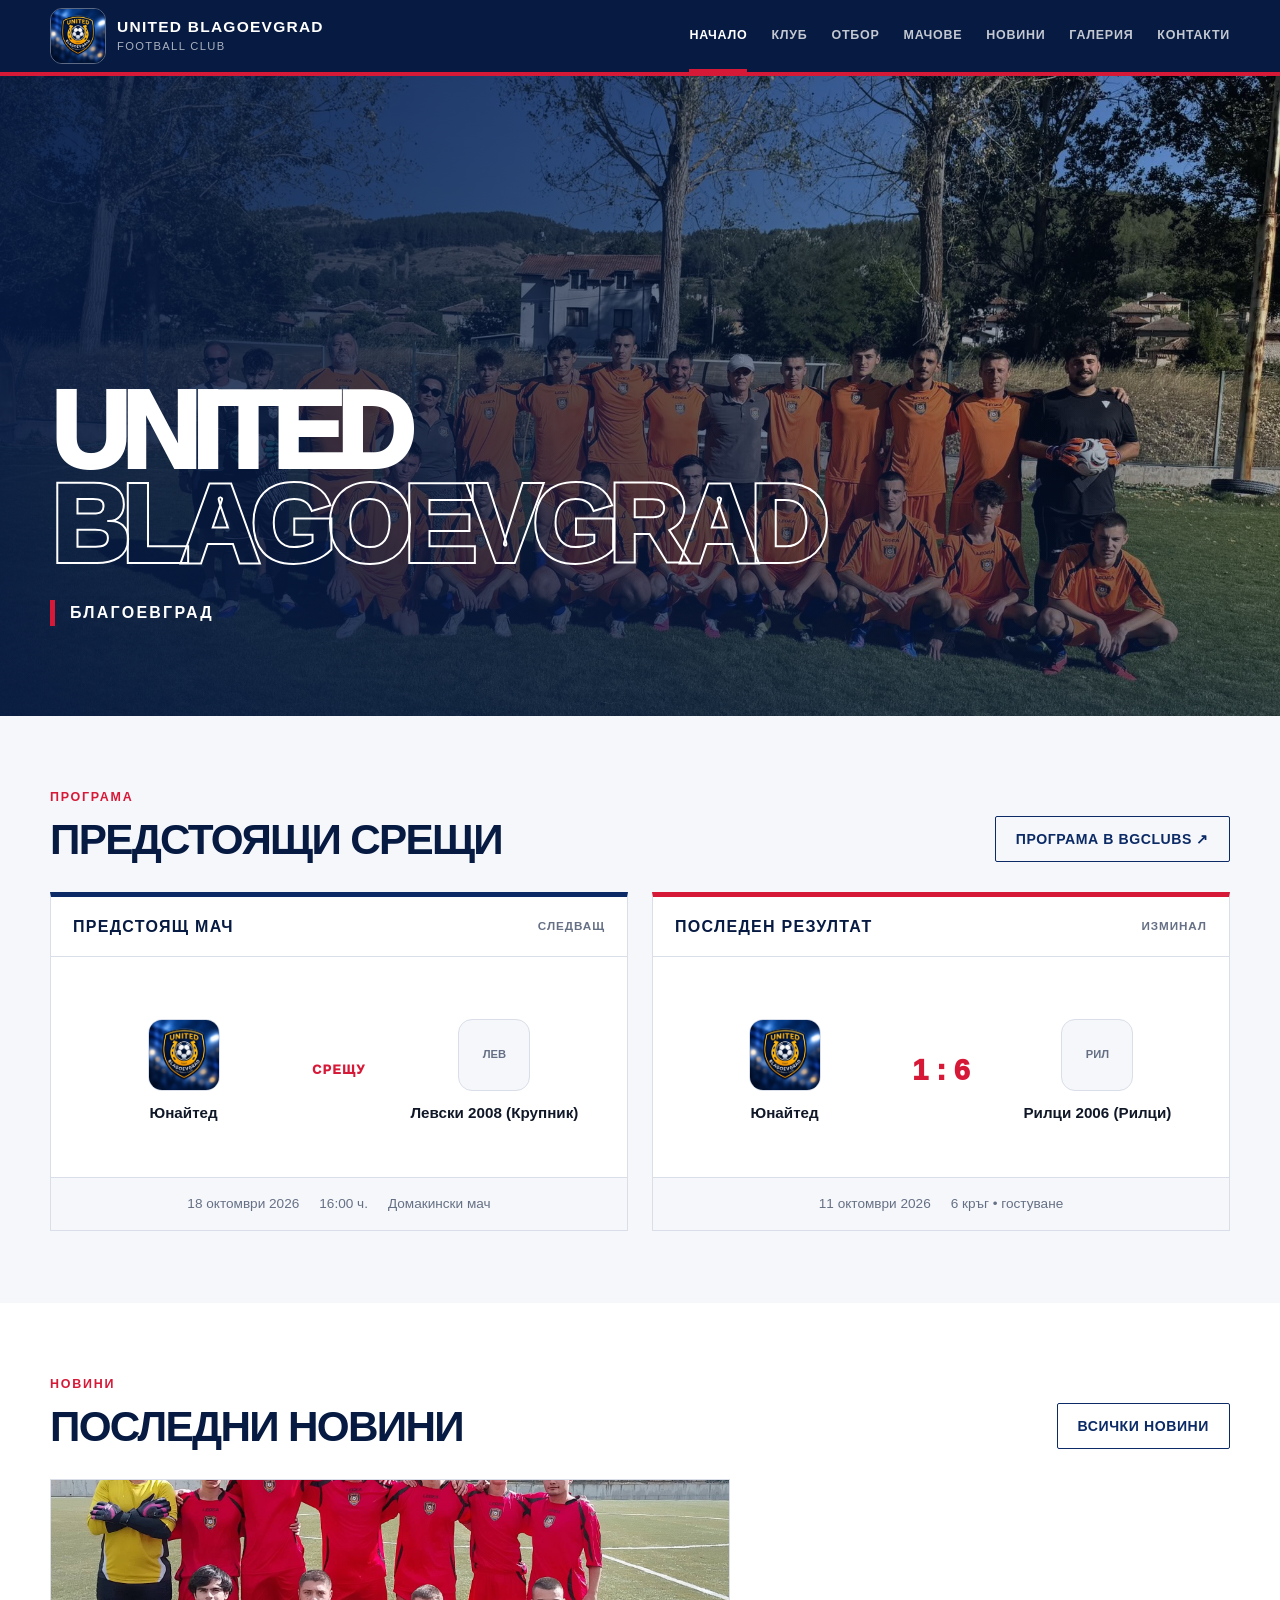
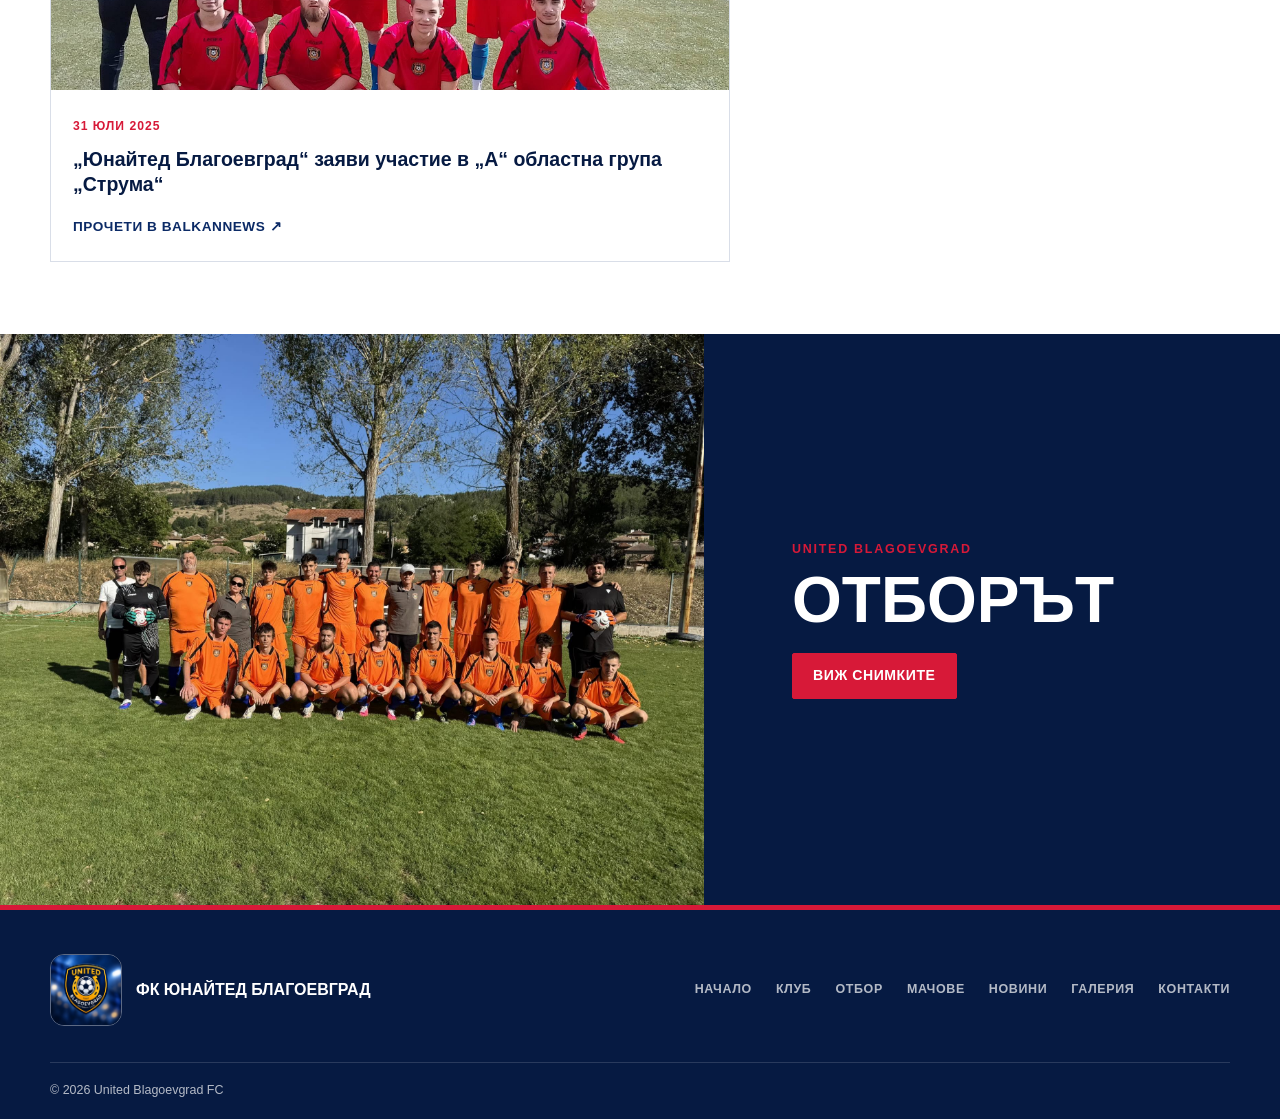
<file: index.html>
<!doctype html>
<html lang="bg">
  <head>
    <meta charset="UTF-8" />
    <meta name="viewport" content="width=device-width, initial-scale=1.0" />
    <title>Начало | Юнайтед Благоевград</title>
    <meta name="description" content="Официален сайт на футболен клуб Юнайтед Благоевград." />
    <meta property="og:title" content="Начало | Юнайтед Благоевград" />
    <meta property="og:description" content="Официален сайт на футболен клуб Юнайтед Благоевград." />
    <meta property="og:type" content="website" />
    <meta property="og:url" content="https://hr1sto.github.io/" />
    <meta property="og:image" content="https://hr1sto.github.io/images/logo-new.png" />
    <link rel="icon" href="images/logo-new.png" />
    <link rel="stylesheet" href="style.css" />
    <script src="script.js" defer></script>
  </head>
  <body>
    <a class="skip-link" href="#main-content">Към основното съдържание</a>

    <header class="site-header">
      <div class="container header-inner">
        <a class="site-brand" href="index.html" aria-label="Юнайтед Благоевград — начало">
          <img src="images/logo-new.png" alt="Лого на Юнайтед Благоевград" />
          <span><strong>United Blagoevgrad</strong><small>Football Club</small></span>
        </a>
        <button class="menu-toggle" type="button" aria-expanded="false" aria-controls="site-navigation" aria-label="Отвори менюто" data-menu-toggle>
          <span class="menu-toggle-box" aria-hidden="true"><span></span><span></span><span></span></span>
        </button>
        <nav class="site-nav" id="site-navigation" aria-label="Основна навигация" data-site-nav>
          <a href="index.html" aria-current="page">Начало</a>
          <a href="about.html">Клуб</a>
          <a href="team.html">Отбор</a>
          <a href="matches.html">Мачове</a>
          <a href="news.html">Новини</a>
          <a href="gallery.html">Галерия</a>
          <a href="contact.html">Контакти</a>
        </nav>
      </div>
    </header>

    <main id="main-content">
      <section class="home-hero" aria-labelledby="home-title">
        <img src="images/team-orange.png" alt="Отборът на Юнайтед Благоевград с оранжевите екипи" />
        <div class="container home-hero-content">
          <h1 class="club-name" id="home-title">United <span>Blagoevgrad</span></h1>
          <p class="club-location">Благоевград</p>
        </div>
      </section>

      <section class="section" aria-label="Мачове и резултати">
        <div class="container">
          <div class="section-heading">
            <div><p class="eyebrow">Програма</p><h2>Предстоящи срещи</h2></div>
            <a class="button button--outline" href="https://bgclubs.eu/teams/Yunayted(Blagoevgrad)" target="_blank" rel="noopener noreferrer">Програма в BGClubs ↗</a>
          </div>
          <div class="match-overview">
          <article class="match-panel">
            <header class="match-panel-header">
              <h2>Предстоящ мач</h2>
              <span class="match-label">Следващ</span>
            </header>
            <div class="match-teams">
              <div class="match-team">
                <img src="images/logo-new.png" alt="Лого на Юнайтед Благоевград" />
                <strong>Юнайтед</strong>
              </div>
              <span class="match-versus">срещу</span>
              <div class="match-team">
                <span class="crest-placeholder" aria-hidden="true">ЛЕВ</span>
                <strong>Левски 2008 (Крупник)</strong>
              </div>
            </div>
            <footer class="match-meta"><span>18 октомври 2026</span><span>16:00 ч.</span><span>Домакински мач</span></footer>
          </article>

          <article class="match-panel match-panel--result">
            <header class="match-panel-header">
              <h2>Последен резултат</h2>
              <span class="match-label">Изминал</span>
            </header>
            <div class="match-teams">
              <div class="match-team">
                <img src="images/logo-new.png" alt="Лого на Юнайтед Благоевград" />
                <strong>Юнайтед</strong>
              </div>
              <span class="match-score">1 : 6</span>
              <div class="match-team">
                <span class="crest-placeholder" aria-hidden="true">РИЛ</span>
                <strong>Рилци 2006 (Рилци)</strong>
              </div>
            </div>
            <footer class="match-meta"><span>11 октомври 2026</span><span>6 кръг • гостуване</span></footer>
          </article>
          </div>
        </div>
      </section>

      <section class="section section--white" aria-labelledby="latest-news-title">
        <div class="container">
          <div class="section-heading">
            <div><p class="eyebrow">Новини</p><h2 id="latest-news-title">Последни новини</h2></div>
            <a class="button button--outline" href="news.html">Всички новини</a>
          </div>
          <div class="news-grid news-grid--featured">
            <article class="news-card">
              <div class="news-card-image"><img src="images/team-red.png" alt="Отборът на Юнайтед Благоевград" loading="lazy" /></div>
              <div class="news-card-body">
                <time datetime="2025-07-31">31 юли 2025</time>
                <h3>„Юнайтед Благоевград“ заяви участие в „А“ областна група „Струма“</h3>
                <a class="text-link" href="https://www.balkannews.bg/novouchredeniqt-yunayted-blagoevgrad-zaqvi-uchastie-v-pirinskata-bundesliga" target="_blank" rel="noopener noreferrer">Прочети в BalkanNews ↗</a>
              </div>
            </article>
          </div>
        </div>
      </section>

      <section class="team-promo" aria-labelledby="team-promo-title">
        <div class="team-promo-image"><img src="images/team-orange.png" alt="Отборът на Юнайтед Благоевград" loading="lazy" /></div>
        <div class="team-promo-copy"><p class="eyebrow">United Blagoevgrad</p><h2 id="team-promo-title">Отборът</h2><a class="button button--secondary" href="team.html">Виж снимките</a></div>
      </section>
    </main>

    <footer class="site-footer">
      <div class="container footer-main">
        <a class="footer-brand" href="index.html"><img src="images/logo-new.png" alt="" /><span>ФК Юнайтед Благоевград</span></a>
        <nav class="footer-nav" aria-label="Навигация във футъра">
          <a href="index.html">Начало</a><a href="about.html">Клуб</a><a href="team.html">Отбор</a><a href="matches.html">Мачове</a><a href="news.html">Новини</a><a href="gallery.html">Галерия</a><a href="contact.html">Контакти</a>
        </nav>
      </div>
      <div class="container footer-bottom">© 2026 United Blagoevgrad FC</div>
    </footer>
  </body>
</html>
</file>
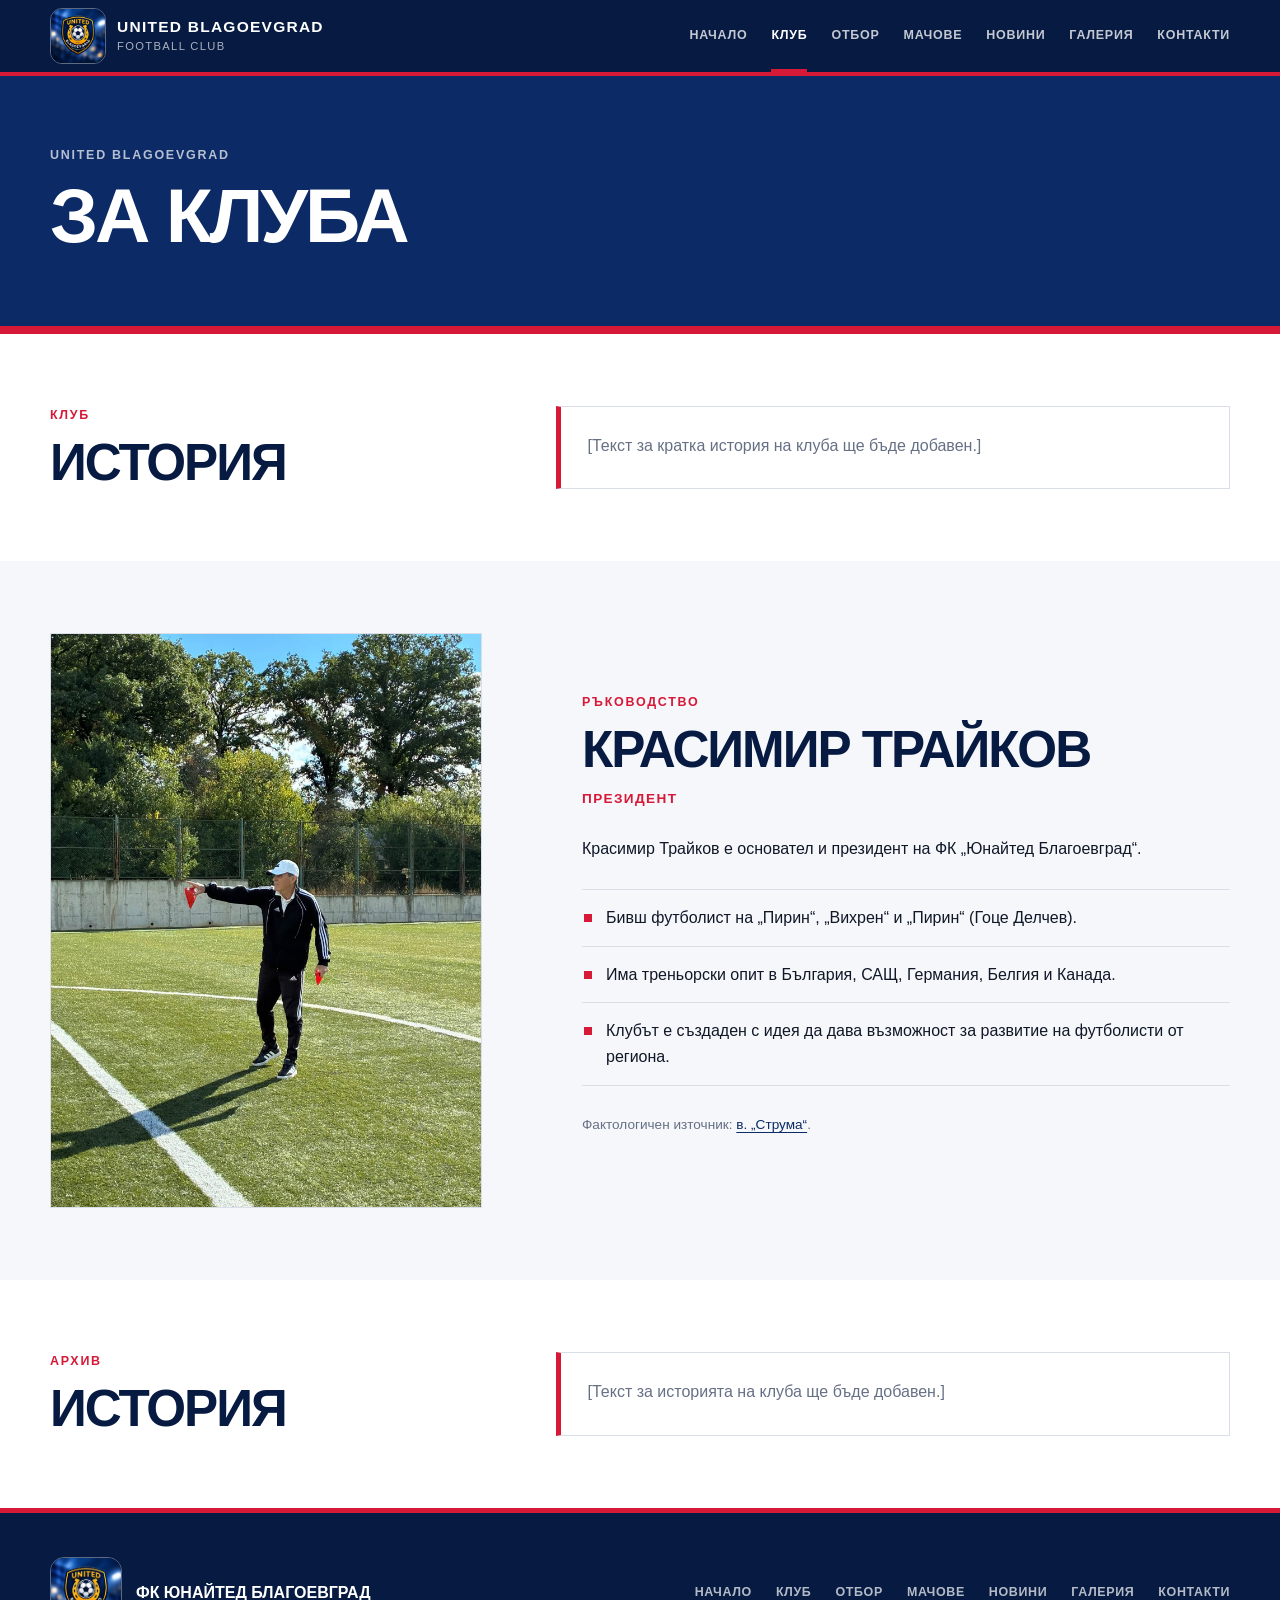
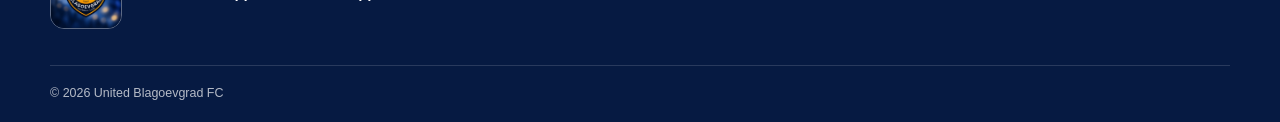
<file: about.html>
<!doctype html>
<html lang="bg">
  <head>
    <meta charset="UTF-8" />
    <meta name="viewport" content="width=device-width, initial-scale=1.0" />
    <title>Клуб | Юнайтед Благоевград</title>
    <meta name="description" content="Информация за футболен клуб Юнайтед Благоевград и президента Красимир Трайков." />
    <meta property="og:title" content="Клуб | Юнайтед Благоевград" />
    <meta property="og:description" content="Информация за футболен клуб Юнайтед Благоевград и президента Красимир Трайков." />
    <meta property="og:type" content="website" />
    <meta property="og:url" content="https://hr1sto.github.io/about.html" />
    <meta property="og:image" content="https://hr1sto.github.io/images/logo-new.png" />
    <link rel="icon" href="images/logo-new.png" />
    <link rel="stylesheet" href="style.css" />
    <script src="script.js" defer></script>
  </head>
  <body>
    <a class="skip-link" href="#main-content">Към основното съдържание</a>
    <header class="site-header">
      <div class="container header-inner">
        <a class="site-brand" href="index.html" aria-label="Юнайтед Благоевград — начало"><img src="images/logo-new.png" alt="Лого на Юнайтед Благоевград" /><span><strong>United Blagoevgrad</strong><small>Football Club</small></span></a>
        <button class="menu-toggle" type="button" aria-expanded="false" aria-controls="site-navigation" aria-label="Отвори менюто" data-menu-toggle><span class="menu-toggle-box" aria-hidden="true"><span></span><span></span><span></span></span></button>
        <nav class="site-nav" id="site-navigation" aria-label="Основна навигация" data-site-nav>
          <a href="index.html">Начало</a><a href="about.html" aria-current="page">Клуб</a><a href="team.html">Отбор</a><a href="matches.html">Мачове</a><a href="news.html">Новини</a><a href="gallery.html">Галерия</a><a href="contact.html">Контакти</a>
        </nav>
      </div>
    </header>

    <main id="main-content">
      <header class="page-hero"><div class="container"><p class="eyebrow">United Blagoevgrad</p><h1 class="page-title">За клуба</h1></div></header>

      <section class="section section--white">
        <div class="container club-intro">
          <div><p class="eyebrow">Клуб</p><h2 class="content-title">История</h2></div>
          <!-- Replace the text below when the official club history is ready. -->
          <div class="editable-copy">[Текст за кратка история на клуба ще бъде добавен.]</div>
        </div>
      </section>

      <section class="section" aria-labelledby="president-title">
        <div class="container president-section">
          <img class="president-photo" src="images/coach.jpg" alt="Красимир Трайков по време на тренировка" />
          <div>
            <p class="eyebrow">Ръководство</p>
            <h2 class="content-title" id="president-title">Красимир Трайков</h2>
            <p class="role">Президент</p>
            <p>Красимир Трайков е основател и президент на ФК „Юнайтед Благоевград“.</p>
            <ul class="fact-list">
              <li>Бивш футболист на „Пирин“, „Вихрен“ и „Пирин“ (Гоце Делчев).</li>
              <li>Има треньорски опит в България, САЩ, Германия, Белгия и Канада.</li>
              <li>Клубът е създаден с идея да дава възможност за развитие на футболисти от региона.</li>
            </ul>
            <p class="source-note">Фактологичен източник: <a href="https://struma.bg/%D0%BD%D0%BE%D0%B2%D0%B8%D1%8F%D1%82-%D1%8E%D0%BD%D0%B0%D0%B9%D1%82%D0%B5%D0%B4-%D0%B1%D0%BB%D0%B0%D0%B3%D0%BE%D0%B5%D0%B2%D0%B3%D1%80%D0%B0%D0%B4-%D0%B0%D1%82%D0%B0%D0%BA%D1%83/" target="_blank" rel="noopener noreferrer">в. „Струма“</a>.</p>
          </div>
        </div>
      </section>

      <section class="section section--white">
        <div class="container club-intro">
          <div><p class="eyebrow">Архив</p><h2 class="content-title">История</h2></div>
          <!-- Add the official club history here. -->
          <div class="editable-copy">[Текст за историята на клуба ще бъде добавен.]</div>
        </div>
      </section>
    </main>

    <footer class="site-footer">
      <div class="container footer-main"><a class="footer-brand" href="index.html"><img src="images/logo-new.png" alt="" /><span>ФК Юнайтед Благоевград</span></a><nav class="footer-nav" aria-label="Навигация във футъра"><a href="index.html">Начало</a><a href="about.html">Клуб</a><a href="team.html">Отбор</a><a href="matches.html">Мачове</a><a href="news.html">Новини</a><a href="gallery.html">Галерия</a><a href="contact.html">Контакти</a></nav></div>
      <div class="container footer-bottom">© 2026 United Blagoevgrad FC</div>
    </footer>
  </body>
</html>
</file>
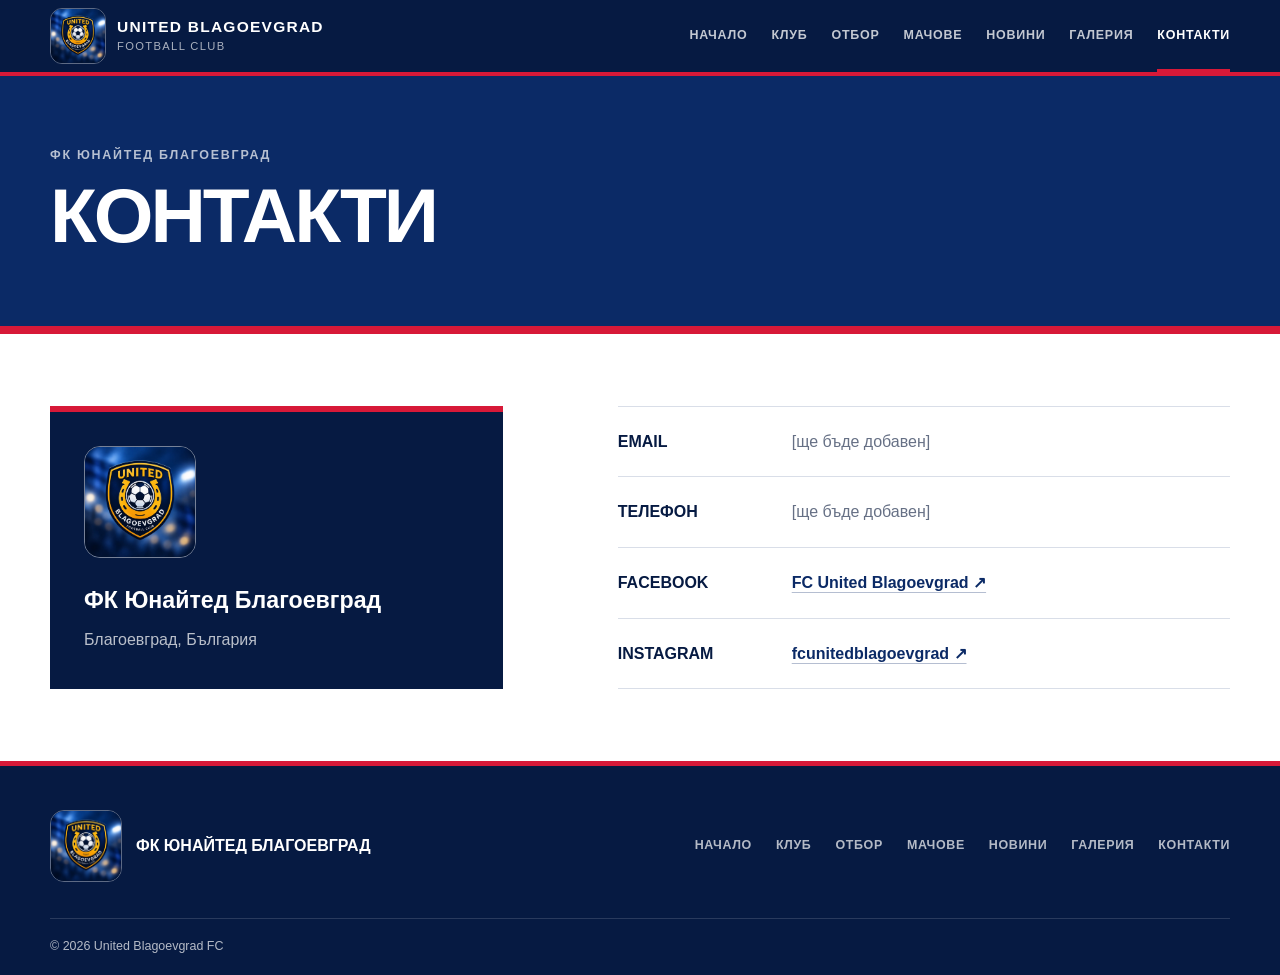
<file: contact.html>
<!doctype html>
<html lang="bg">
  <head>
    <meta charset="UTF-8" />
    <meta name="viewport" content="width=device-width, initial-scale=1.0" />
    <title>Контакти | Юнайтед Благоевград</title>
    <meta name="description" content="Контакти на футболен клуб Юнайтед Благоевград." />
    <meta property="og:title" content="Контакти | Юнайтед Благоевград" />
    <meta property="og:description" content="Контакти на футболен клуб Юнайтед Благоевград." />
    <meta property="og:type" content="website" />
    <meta property="og:url" content="https://hr1sto.github.io/contact.html" />
    <meta property="og:image" content="https://hr1sto.github.io/images/logo-new.png" />
    <link rel="icon" href="images/logo-new.png" />
    <link rel="stylesheet" href="style.css" />
    <script src="script.js" defer></script>
  </head>
  <body>
    <a class="skip-link" href="#main-content">Към основното съдържание</a>
    <header class="site-header"><div class="container header-inner"><a class="site-brand" href="index.html" aria-label="Юнайтед Благоевград — начало"><img src="images/logo-new.png" alt="Лого на Юнайтед Благоевград" /><span><strong>United Blagoevgrad</strong><small>Football Club</small></span></a><button class="menu-toggle" type="button" aria-expanded="false" aria-controls="site-navigation" aria-label="Отвори менюто" data-menu-toggle><span class="menu-toggle-box" aria-hidden="true"><span></span><span></span><span></span></span></button><nav class="site-nav" id="site-navigation" aria-label="Основна навигация" data-site-nav><a href="index.html">Начало</a><a href="about.html">Клуб</a><a href="team.html">Отбор</a><a href="matches.html">Мачове</a><a href="news.html">Новини</a><a href="gallery.html">Галерия</a><a href="contact.html" aria-current="page">Контакти</a></nav></div></header>

    <main id="main-content">
      <header class="page-hero"><div class="container"><p class="eyebrow">ФК Юнайтед Благоевград</p><h1 class="page-title">Контакти</h1></div></header>
      <section class="section section--white">
        <div class="container contact-layout">
          <article class="contact-card"><img src="images/logo-new.png" alt="Лого на Юнайтед Благоевград" /><h2>ФК Юнайтед Благоевград</h2><p>Благоевград, България</p></article>
          <dl class="contact-list">
            <div class="contact-row"><dt>Email</dt><dd>[ще бъде добавен]</dd></div>
            <div class="contact-row"><dt>Телефон</dt><dd>[ще бъде добавен]</dd></div>
            <div class="contact-row"><dt>Facebook</dt><dd><a href="https://www.facebook.com/people/FC-United-Blagoevgrad/61594006179238/" target="_blank" rel="noopener noreferrer">FC United Blagoevgrad ↗</a></dd></div>
            <div class="contact-row"><dt>Instagram</dt><dd><a href="https://www.instagram.com/fcunitedblagoevgrad/" target="_blank" rel="noopener noreferrer">fcunitedblagoevgrad ↗</a></dd></div>
          </dl>
        </div>
      </section>
    </main>

    <footer class="site-footer"><div class="container footer-main"><a class="footer-brand" href="index.html"><img src="images/logo-new.png" alt="" /><span>ФК Юнайтед Благоевград</span></a><nav class="footer-nav" aria-label="Навигация във футъра"><a href="index.html">Начало</a><a href="about.html">Клуб</a><a href="team.html">Отбор</a><a href="matches.html">Мачове</a><a href="news.html">Новини</a><a href="gallery.html">Галерия</a><a href="contact.html">Контакти</a></nav></div><div class="container footer-bottom">© 2026 United Blagoevgrad FC</div></footer>
  </body>
</html>
</file>
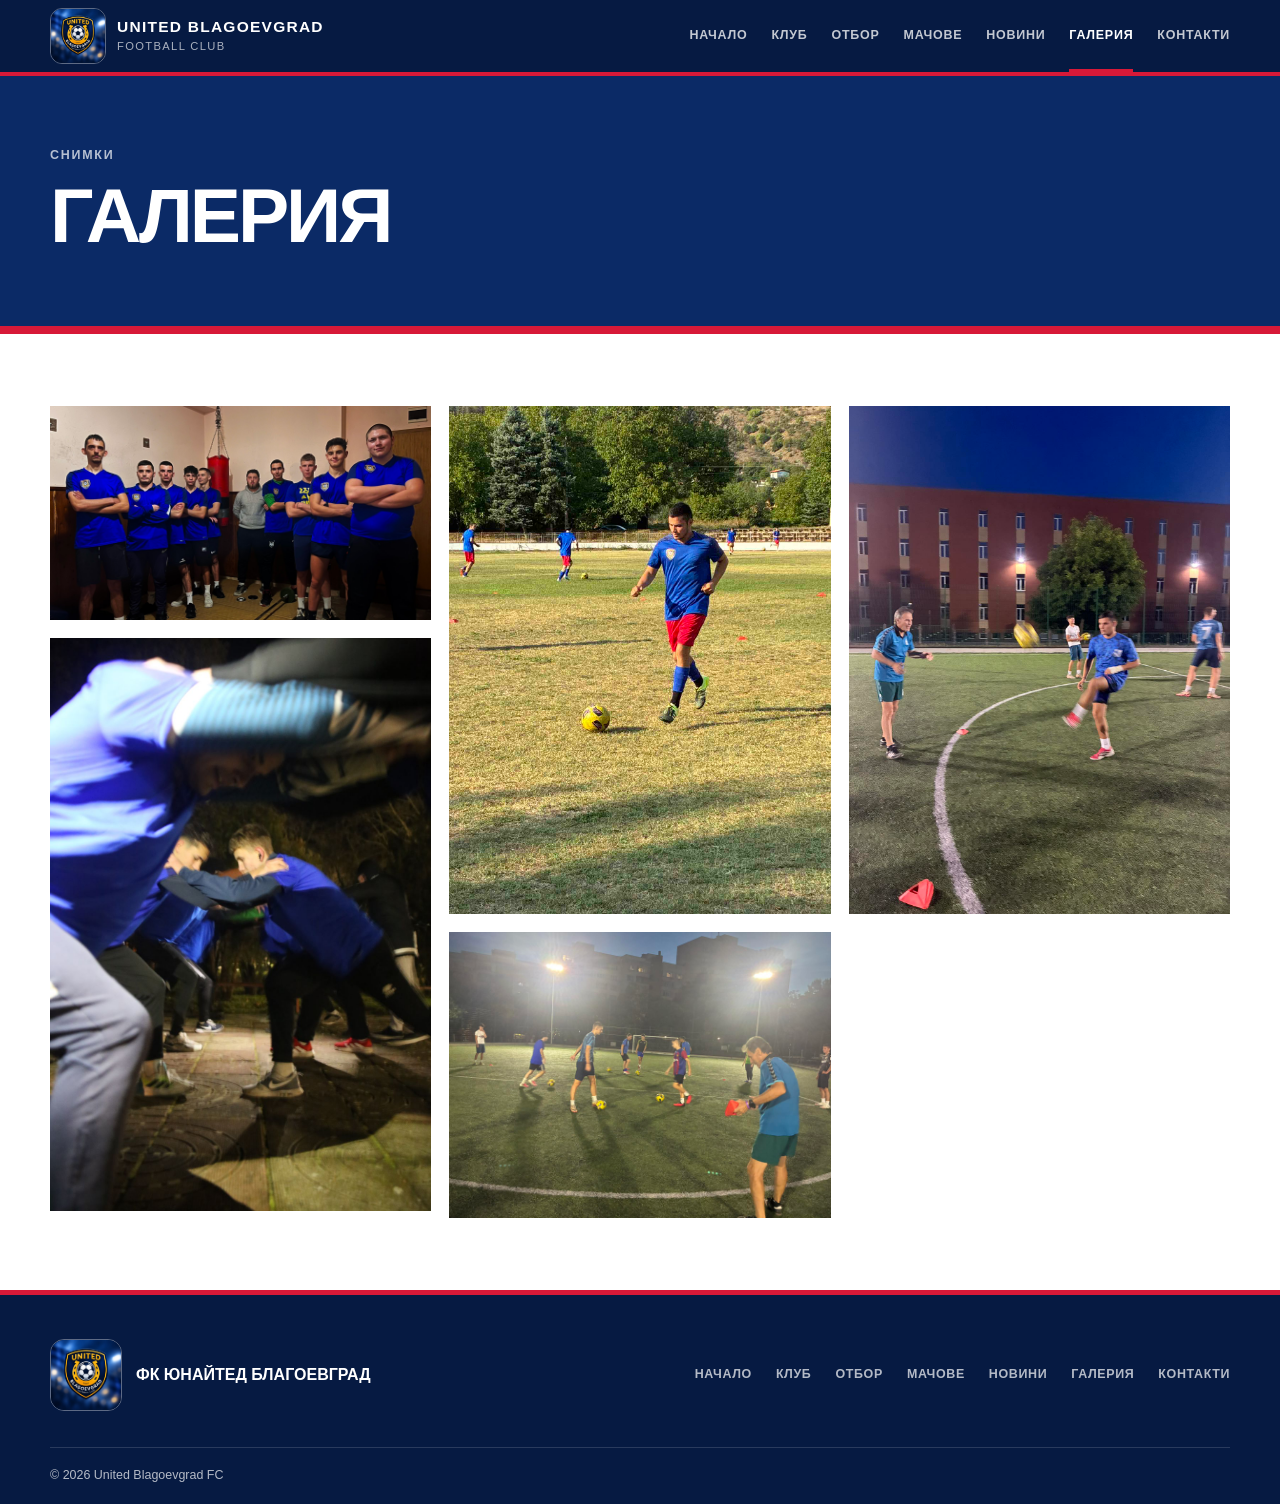
<file: gallery.html>
<!doctype html>
<html lang="bg">
  <head>
    <meta charset="UTF-8" />
    <meta name="viewport" content="width=device-width, initial-scale=1.0" />
    <title>Галерия | Юнайтед Благоевград</title>
    <meta name="description" content="Снимки от отбора и тренировките на Юнайтед Благоевград." />
    <meta property="og:title" content="Галерия | Юнайтед Благоевград" />
    <meta property="og:description" content="Снимки от отбора и тренировките на Юнайтед Благоевград." />
    <meta property="og:type" content="website" />
    <meta property="og:url" content="https://hr1sto.github.io/gallery.html" />
    <meta property="og:image" content="https://hr1sto.github.io/images/logo-new.png" />
    <link rel="icon" href="images/logo-new.png" />
    <link rel="stylesheet" href="style.css" />
    <script src="script.js" defer></script>
  </head>
  <body>
    <a class="skip-link" href="#main-content">Към основното съдържание</a>
    <header class="site-header"><div class="container header-inner"><a class="site-brand" href="index.html" aria-label="Юнайтед Благоевград — начало"><img src="images/logo-new.png" alt="Лого на Юнайтед Благоевград" /><span><strong>United Blagoevgrad</strong><small>Football Club</small></span></a><button class="menu-toggle" type="button" aria-expanded="false" aria-controls="site-navigation" aria-label="Отвори менюто" data-menu-toggle><span class="menu-toggle-box" aria-hidden="true"><span></span><span></span><span></span></span></button><nav class="site-nav" id="site-navigation" aria-label="Основна навигация" data-site-nav><a href="index.html">Начало</a><a href="about.html">Клуб</a><a href="team.html">Отбор</a><a href="matches.html">Мачове</a><a href="news.html">Новини</a><a href="gallery.html" aria-current="page">Галерия</a><a href="contact.html">Контакти</a></nav></div></header>

    <main id="main-content">
      <header class="page-hero"><div class="container"><p class="eyebrow">Снимки</p><h1 class="page-title">Галерия</h1></div></header>
      <section class="section section--white">
        <div class="container gallery-grid" aria-label="Снимки на отбора">
          <button class="gallery-card" type="button" data-lightbox-item aria-label="Отвори снимка: отборът"><img src="images/team2.jpg" alt="Отборът на Юнайтед Благоевград" /></button>
          <button class="gallery-card" type="button" data-lightbox-item aria-label="Отвори снимка: отборна тренировка"><img src="images/team1.jpg" alt="Отборна тренировка" loading="lazy" /></button>
          <button class="gallery-card" type="button" data-lightbox-item aria-label="Отвори снимка: тренировка на терен"><img src="images/match-01.jpg" alt="Тренировка на футболния терен" loading="lazy" /></button>
          <button class="gallery-card" type="button" data-lightbox-item aria-label="Отвори снимка: вечерна тренировка"><img src="images/training-01.jpg" alt="Вечерна тренировка на отбора" loading="lazy" /></button>
          <button class="gallery-card" type="button" data-lightbox-item aria-label="Отвори снимка: техническо упражнение"><img src="images/training-03.jpg" alt="Техническо упражнение по време на тренировка" loading="lazy" /></button>
        </div>
      </section>
    </main>

    <div class="lightbox" role="dialog" aria-modal="true" aria-label="Преглед на снимка" data-lightbox hidden>
      <button class="lightbox-control lightbox-close" type="button" aria-label="Затвори" data-lightbox-close>×</button>
      <button class="lightbox-control lightbox-prev" type="button" aria-label="Предишна снимка" data-lightbox-prev>‹</button>
      <figure class="lightbox-figure"><img alt="" data-lightbox-image /><figcaption data-lightbox-caption></figcaption></figure>
      <button class="lightbox-control lightbox-next" type="button" aria-label="Следваща снимка" data-lightbox-next>›</button>
    </div>

    <footer class="site-footer"><div class="container footer-main"><a class="footer-brand" href="index.html"><img src="images/logo-new.png" alt="" /><span>ФК Юнайтед Благоевград</span></a><nav class="footer-nav" aria-label="Навигация във футъра"><a href="index.html">Начало</a><a href="about.html">Клуб</a><a href="team.html">Отбор</a><a href="matches.html">Мачове</a><a href="news.html">Новини</a><a href="gallery.html">Галерия</a><a href="contact.html">Контакти</a></nav></div><div class="container footer-bottom">© 2026 United Blagoevgrad FC</div></footer>
  </body>
</html>
</file>
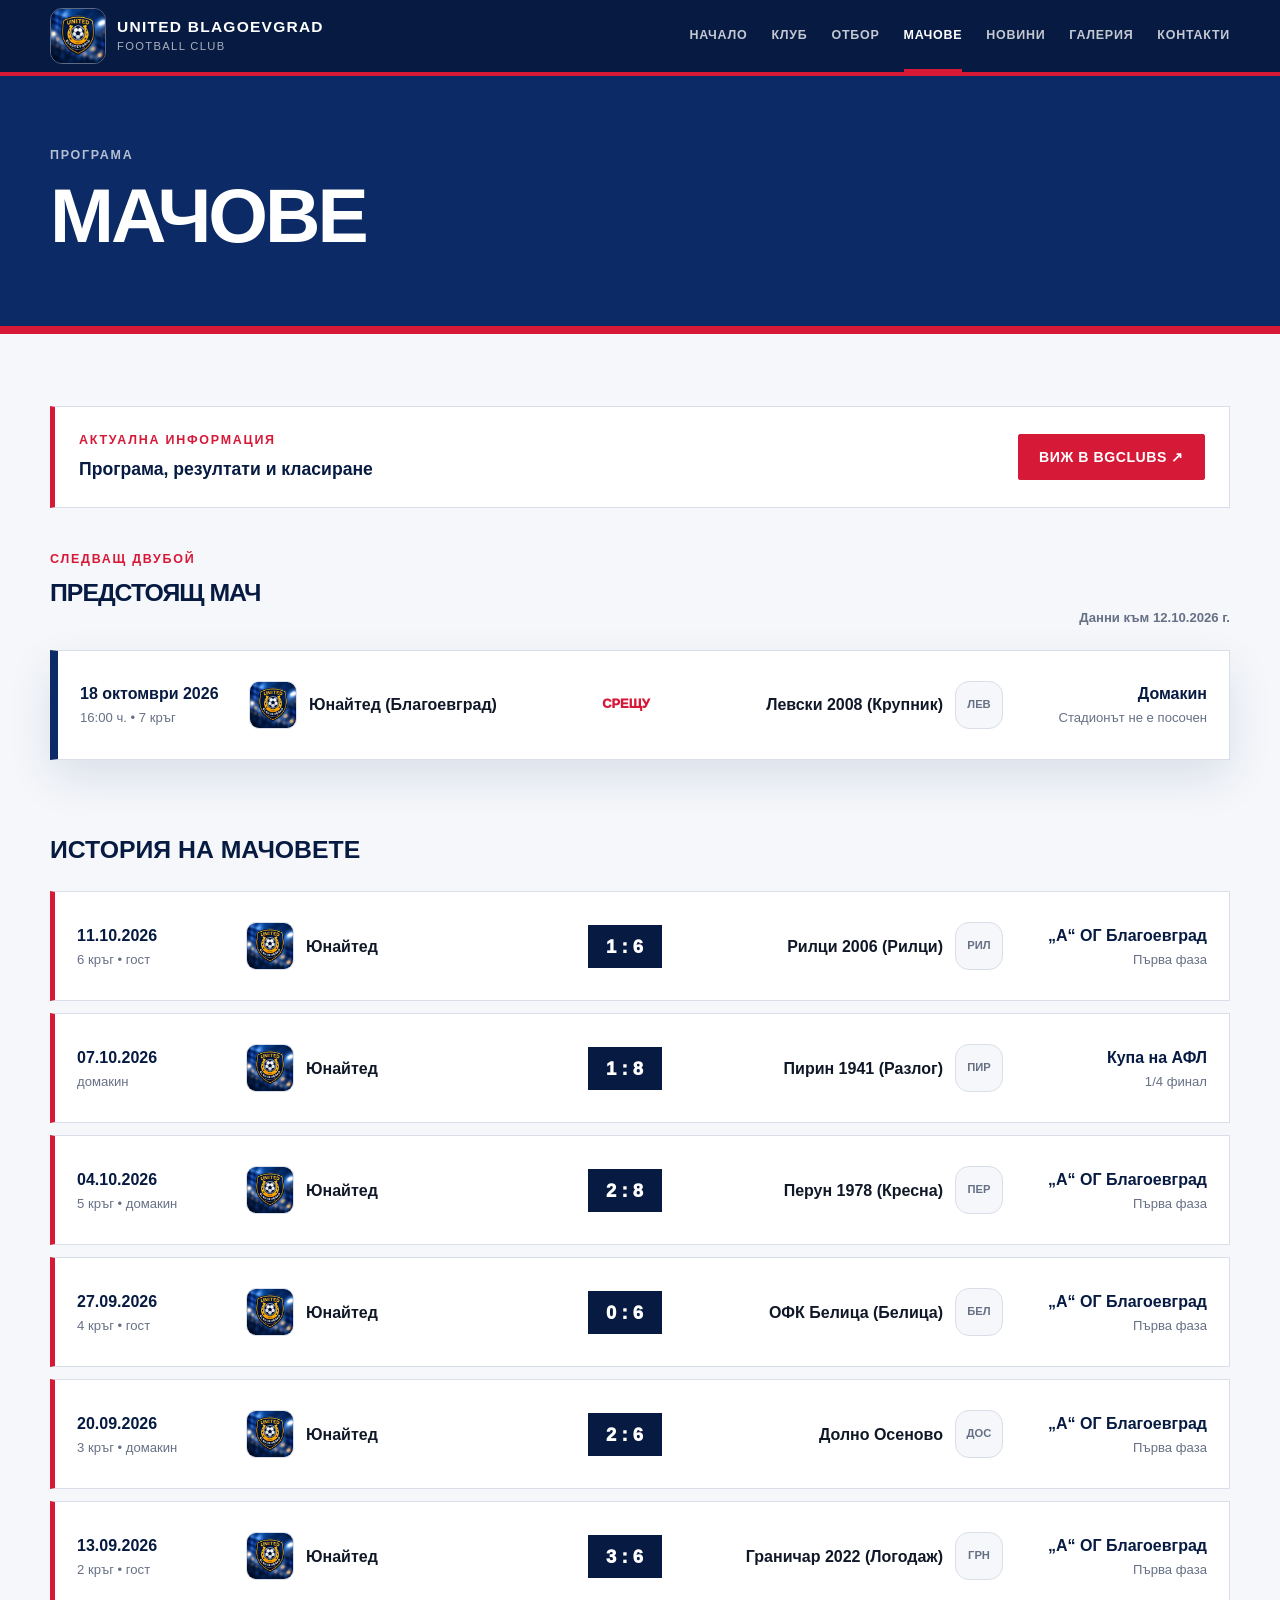
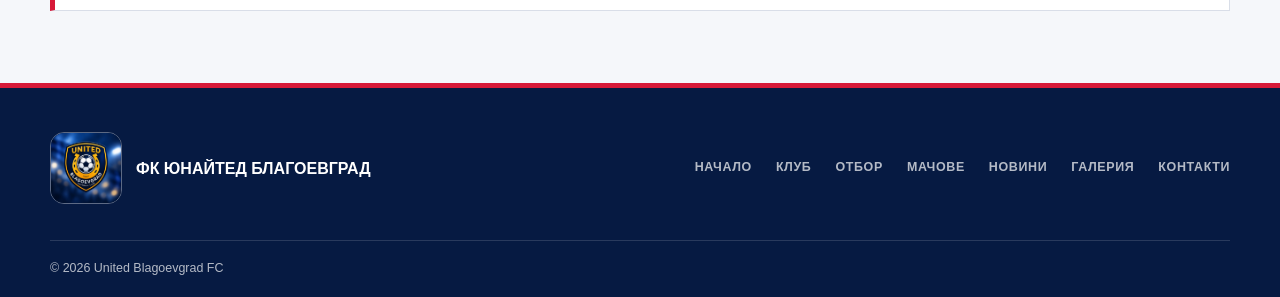
<file: matches.html>
<!doctype html>
<html lang="bg">
  <head>
    <meta charset="UTF-8" />
    <meta name="viewport" content="width=device-width, initial-scale=1.0" />
    <title>Мачове | Юнайтед Благоевград</title>
    <meta name="description" content="Предстоящи и изминали мачове на Юнайтед Благоевград." />
    <meta property="og:title" content="Мачове | Юнайтед Благоевград" />
    <meta property="og:description" content="Предстоящи и изминали мачове на Юнайтед Благоевград." />
    <meta property="og:type" content="website" />
    <meta property="og:url" content="https://hr1sto.github.io/matches.html" />
    <meta property="og:image" content="https://hr1sto.github.io/images/logo-new.png" />
    <link rel="icon" href="images/logo-new.png" />
    <link rel="stylesheet" href="style.css" />
    <script src="script.js" defer></script>
  </head>
  <body>
    <a class="skip-link" href="#main-content">Към основното съдържание</a>
    <header class="site-header"><div class="container header-inner"><a class="site-brand" href="index.html" aria-label="Юнайтед Благоевград — начало"><img src="images/logo-new.png" alt="Лого на Юнайтед Благоевград" /><span><strong>United Blagoevgrad</strong><small>Football Club</small></span></a><button class="menu-toggle" type="button" aria-expanded="false" aria-controls="site-navigation" aria-label="Отвори менюто" data-menu-toggle><span class="menu-toggle-box" aria-hidden="true"><span></span><span></span><span></span></span></button><nav class="site-nav" id="site-navigation" aria-label="Основна навигация" data-site-nav><a href="index.html">Начало</a><a href="about.html">Клуб</a><a href="team.html">Отбор</a><a href="matches.html" aria-current="page">Мачове</a><a href="news.html">Новини</a><a href="gallery.html">Галерия</a><a href="contact.html">Контакти</a></nav></div></header>

    <main id="main-content">
      <header class="page-hero"><div class="container"><p class="eyebrow">Програма</p><h1 class="page-title">Мачове</h1></div></header>
      <section class="section">
        <div class="container">
          <div class="source-banner">
            <div><p class="eyebrow">Актуална информация</p><strong>Програма, резултати и класиране</strong></div>
            <a class="button button--secondary" href="https://bgclubs.eu/teams/Yunayted(Blagoevgrad)" target="_blank" rel="noopener noreferrer">Виж в BGClubs ↗</a>
          </div>
          <section class="fixture-section" aria-labelledby="upcoming-title">
            <div class="section-heading fixture-heading">
              <div><p class="eyebrow">Следващ двубой</p><h2 id="upcoming-title">Предстоящ мач</h2></div>
              <span class="data-date">Данни към 12.10.2026 г.</span>
            </div>
            <div class="fixture-list">
              <article class="fixture-row fixture-row--next">
                <div class="fixture-date"><strong>18 октомври 2026</strong><span>16:00 ч. • 7 кръг</span></div>
                <div class="fixture-teams">
                  <div class="fixture-club"><img src="images/logo-new.png" alt="Лого на Юнайтед Благоевград" /><span>Юнайтед (Благоевград)</span></div>
                  <span class="fixture-center">срещу</span>
                  <div class="fixture-club fixture-club--away"><span>Левски 2008 (Крупник)</span><span class="crest-placeholder" aria-hidden="true">ЛЕВ</span></div>
                </div>
                <div class="fixture-location"><strong>Домакин</strong><span>Стадионът не е посочен</span></div>
              </article>
            </div>
          </section>

          <section class="fixture-section" aria-labelledby="past-title">
            <h2 id="past-title">История на мачовете</h2>
            <div class="fixture-list">
              <article class="fixture-row fixture-row--past">
                <div class="fixture-date"><strong>11.10.2026</strong><span>6 кръг • гост</span></div>
                <div class="fixture-teams"><div class="fixture-club"><img src="images/logo-new.png" alt="Лого на Юнайтед Благоевград" /><span>Юнайтед</span></div><span class="fixture-center">1 : 6</span><div class="fixture-club fixture-club--away"><span>Рилци 2006 (Рилци)</span><span class="crest-placeholder" aria-hidden="true">РИЛ</span></div></div>
                <div class="fixture-location"><strong>„А“ ОГ Благоевград</strong><span>Първа фаза</span></div>
              </article>
              <article class="fixture-row fixture-row--past">
                <div class="fixture-date"><strong>07.10.2026</strong><span>домакин</span></div>
                <div class="fixture-teams"><div class="fixture-club"><img src="images/logo-new.png" alt="Лого на Юнайтед Благоевград" /><span>Юнайтед</span></div><span class="fixture-center">1 : 8</span><div class="fixture-club fixture-club--away"><span>Пирин 1941 (Разлог)</span><span class="crest-placeholder" aria-hidden="true">ПИР</span></div></div>
                <div class="fixture-location"><strong>Купа на АФЛ</strong><span>1/4 финал</span></div>
              </article>
              <article class="fixture-row fixture-row--past">
                <div class="fixture-date"><strong>04.10.2026</strong><span>5 кръг • домакин</span></div>
                <div class="fixture-teams"><div class="fixture-club"><img src="images/logo-new.png" alt="Лого на Юнайтед Благоевград" /><span>Юнайтед</span></div><span class="fixture-center">2 : 8</span><div class="fixture-club fixture-club--away"><span>Перун 1978 (Кресна)</span><span class="crest-placeholder" aria-hidden="true">ПЕР</span></div></div>
                <div class="fixture-location"><strong>„А“ ОГ Благоевград</strong><span>Първа фаза</span></div>
              </article>
              <article class="fixture-row fixture-row--past">
                <div class="fixture-date"><strong>27.09.2026</strong><span>4 кръг • гост</span></div>
                <div class="fixture-teams"><div class="fixture-club"><img src="images/logo-new.png" alt="Лого на Юнайтед Благоевград" /><span>Юнайтед</span></div><span class="fixture-center">0 : 6</span><div class="fixture-club fixture-club--away"><span>ОФК Белица (Белица)</span><span class="crest-placeholder" aria-hidden="true">БЕЛ</span></div></div>
                <div class="fixture-location"><strong>„А“ ОГ Благоевград</strong><span>Първа фаза</span></div>
              </article>
              <article class="fixture-row fixture-row--past">
                <div class="fixture-date"><strong>20.09.2026</strong><span>3 кръг • домакин</span></div>
                <div class="fixture-teams"><div class="fixture-club"><img src="images/logo-new.png" alt="Лого на Юнайтед Благоевград" /><span>Юнайтед</span></div><span class="fixture-center">2 : 6</span><div class="fixture-club fixture-club--away"><span>Долно Осеново</span><span class="crest-placeholder" aria-hidden="true">ДОС</span></div></div>
                <div class="fixture-location"><strong>„А“ ОГ Благоевград</strong><span>Първа фаза</span></div>
              </article>
              <article class="fixture-row fixture-row--past">
                <div class="fixture-date"><strong>13.09.2026</strong><span>2 кръг • гост</span></div>
                <div class="fixture-teams"><div class="fixture-club"><img src="images/logo-new.png" alt="Лого на Юнайтед Благоевград" /><span>Юнайтед</span></div><span class="fixture-center">3 : 6</span><div class="fixture-club fixture-club--away"><span>Граничар 2022 (Логодаж)</span><span class="crest-placeholder" aria-hidden="true">ГРН</span></div></div>
                <div class="fixture-location"><strong>„А“ ОГ Благоевград</strong><span>Първа фаза</span></div>
              </article>
            </div>
          </section>
        </div>
      </section>
    </main>

    <footer class="site-footer"><div class="container footer-main"><a class="footer-brand" href="index.html"><img src="images/logo-new.png" alt="" /><span>ФК Юнайтед Благоевград</span></a><nav class="footer-nav" aria-label="Навигация във футъра"><a href="index.html">Начало</a><a href="about.html">Клуб</a><a href="team.html">Отбор</a><a href="matches.html">Мачове</a><a href="news.html">Новини</a><a href="gallery.html">Галерия</a><a href="contact.html">Контакти</a></nav></div><div class="container footer-bottom">© 2026 United Blagoevgrad FC</div></footer>
  </body>
</html>
</file>
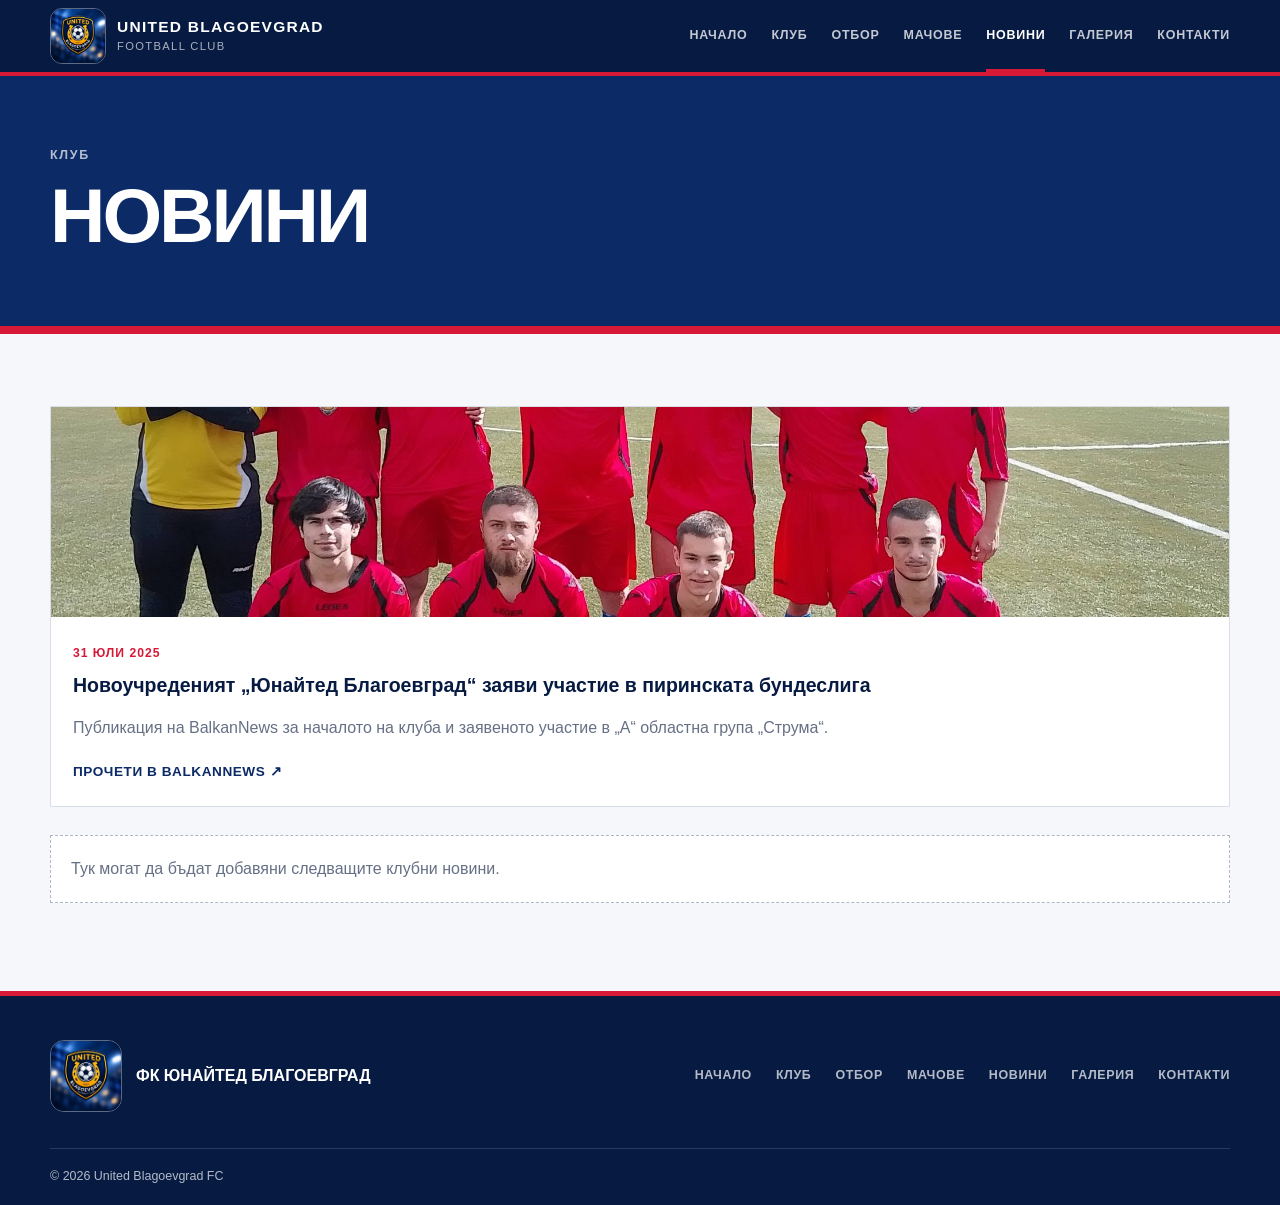
<file: news.html>
<!doctype html>
<html lang="bg">
  <head>
    <meta charset="UTF-8" />
    <meta name="viewport" content="width=device-width, initial-scale=1.0" />
    <title>Новини | Юнайтед Благоевград</title>
    <meta name="description" content="Новини от футболен клуб Юнайтед Благоевград." />
    <meta property="og:title" content="Новини | Юнайтед Благоевград" />
    <meta property="og:description" content="Новини от футболен клуб Юнайтед Благоевград." />
    <meta property="og:type" content="website" />
    <meta property="og:url" content="https://hr1sto.github.io/news.html" />
    <meta property="og:image" content="https://hr1sto.github.io/images/logo-new.png" />
    <link rel="icon" href="images/logo-new.png" />
    <link rel="stylesheet" href="style.css" />
    <script src="script.js" defer></script>
  </head>
  <body>
    <a class="skip-link" href="#main-content">Към основното съдържание</a>
    <header class="site-header"><div class="container header-inner"><a class="site-brand" href="index.html" aria-label="Юнайтед Благоевград — начало"><img src="images/logo-new.png" alt="Лого на Юнайтед Благоевград" /><span><strong>United Blagoevgrad</strong><small>Football Club</small></span></a><button class="menu-toggle" type="button" aria-expanded="false" aria-controls="site-navigation" aria-label="Отвори менюто" data-menu-toggle><span class="menu-toggle-box" aria-hidden="true"><span></span><span></span><span></span></span></button><nav class="site-nav" id="site-navigation" aria-label="Основна навигация" data-site-nav><a href="index.html">Начало</a><a href="about.html">Клуб</a><a href="team.html">Отбор</a><a href="matches.html">Мачове</a><a href="news.html" aria-current="page">Новини</a><a href="gallery.html">Галерия</a><a href="contact.html">Контакти</a></nav></div></header>

    <main id="main-content">
      <header class="page-hero"><div class="container"><p class="eyebrow">Клуб</p><h1 class="page-title">Новини</h1></div></header>
      <section class="section">
        <div class="container">
          <div class="news-page-grid">
            <!-- NEWS CARD TEMPLATE: duplicate this article and replace image, date, title, excerpt and link. -->
            <article class="news-card">
              <div class="news-card-image"><img src="images/team-red.png" alt="Отборът на Юнайтед Благоевград" /></div>
              <div class="news-card-body">
                <time datetime="2025-07-31">31 юли 2025</time>
                <h2>Новоучреденият „Юнайтед Благоевград“ заяви участие в пиринската бундеслига</h2>
                <p>Публикация на BalkanNews за началото на клуба и заявеното участие в „А“ областна група „Струма“.</p>
                <a class="text-link" href="https://www.balkannews.bg/novouchredeniqt-yunayted-blagoevgrad-zaqvi-uchastie-v-pirinskata-bundesliga" target="_blank" rel="noopener noreferrer">Прочети в BalkanNews ↗</a>
              </div>
            </article>
          </div>
          <p class="news-placeholder-note">Тук могат да бъдат добавяни следващите клубни новини.</p>
        </div>
      </section>
    </main>

    <footer class="site-footer"><div class="container footer-main"><a class="footer-brand" href="index.html"><img src="images/logo-new.png" alt="" /><span>ФК Юнайтед Благоевград</span></a><nav class="footer-nav" aria-label="Навигация във футъра"><a href="index.html">Начало</a><a href="about.html">Клуб</a><a href="team.html">Отбор</a><a href="matches.html">Мачове</a><a href="news.html">Новини</a><a href="gallery.html">Галерия</a><a href="contact.html">Контакти</a></nav></div><div class="container footer-bottom">© 2026 United Blagoevgrad FC</div></footer>
  </body>
</html>
</file>
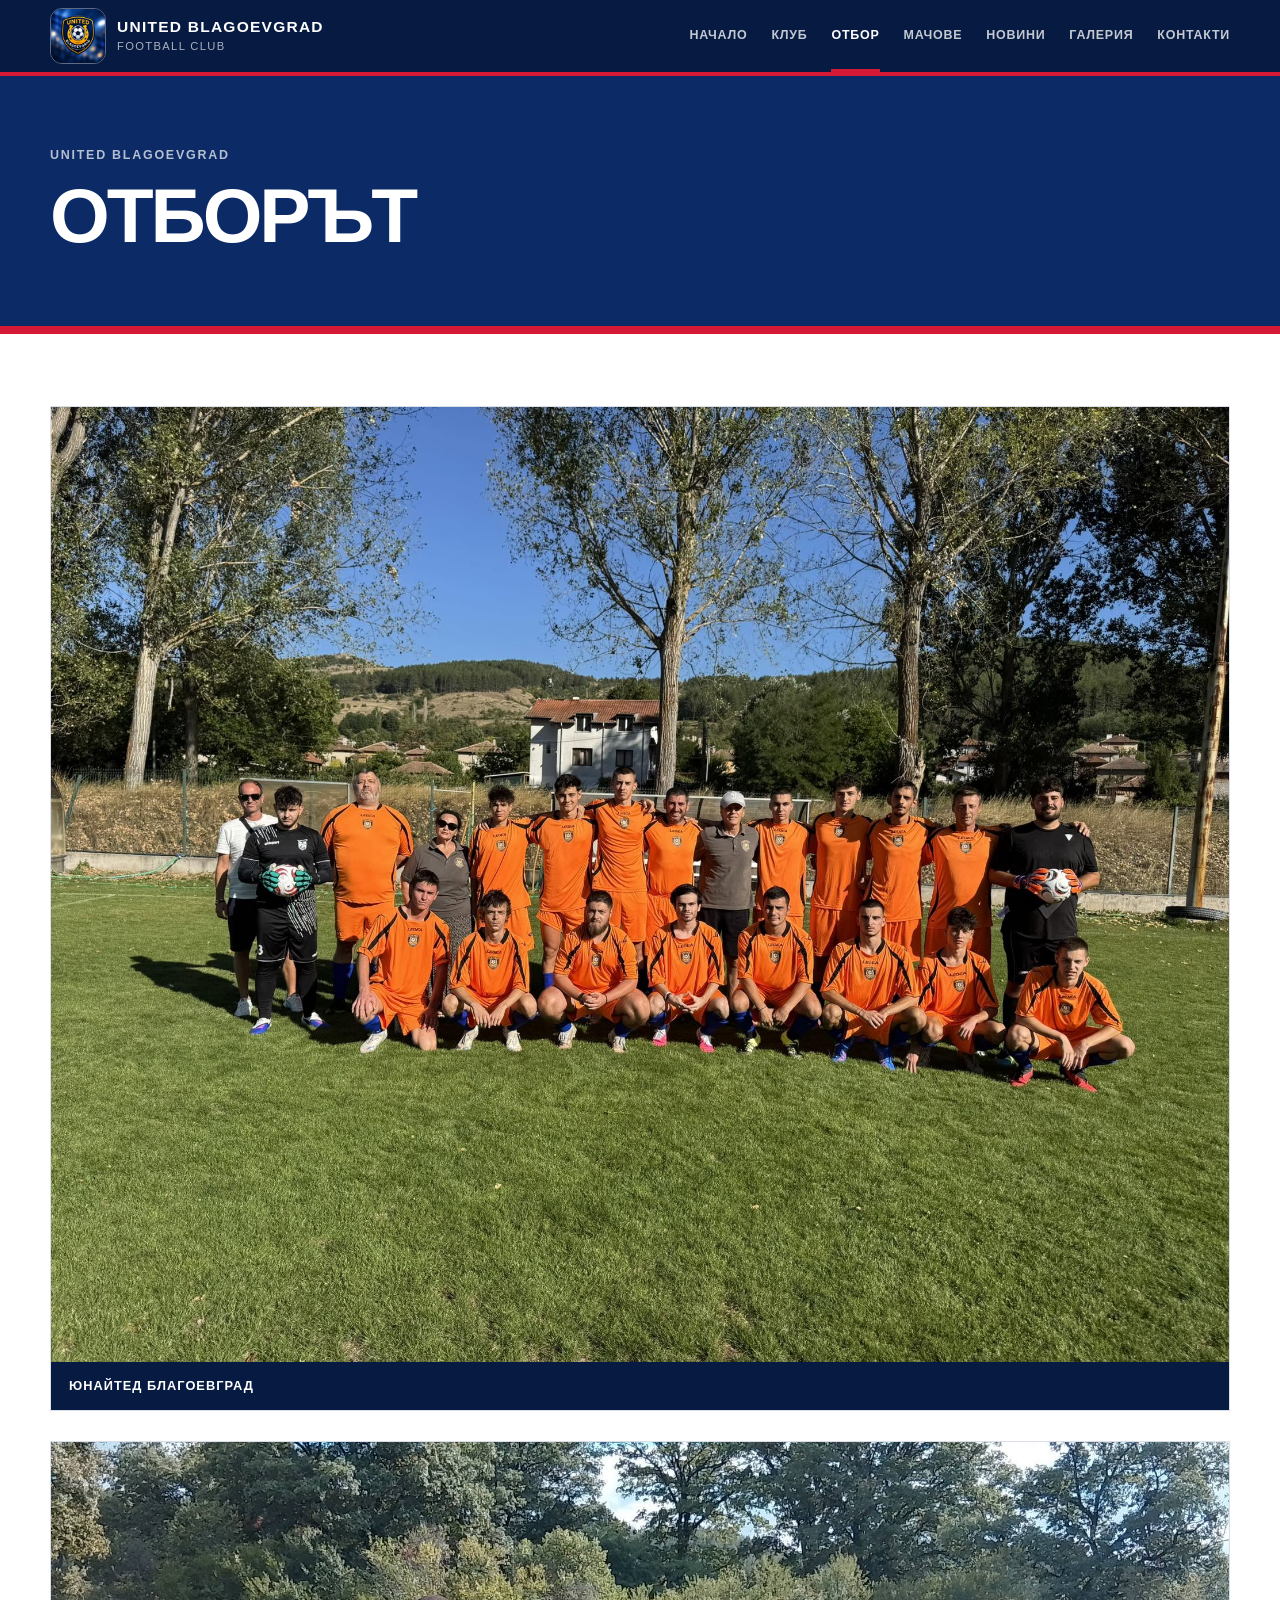
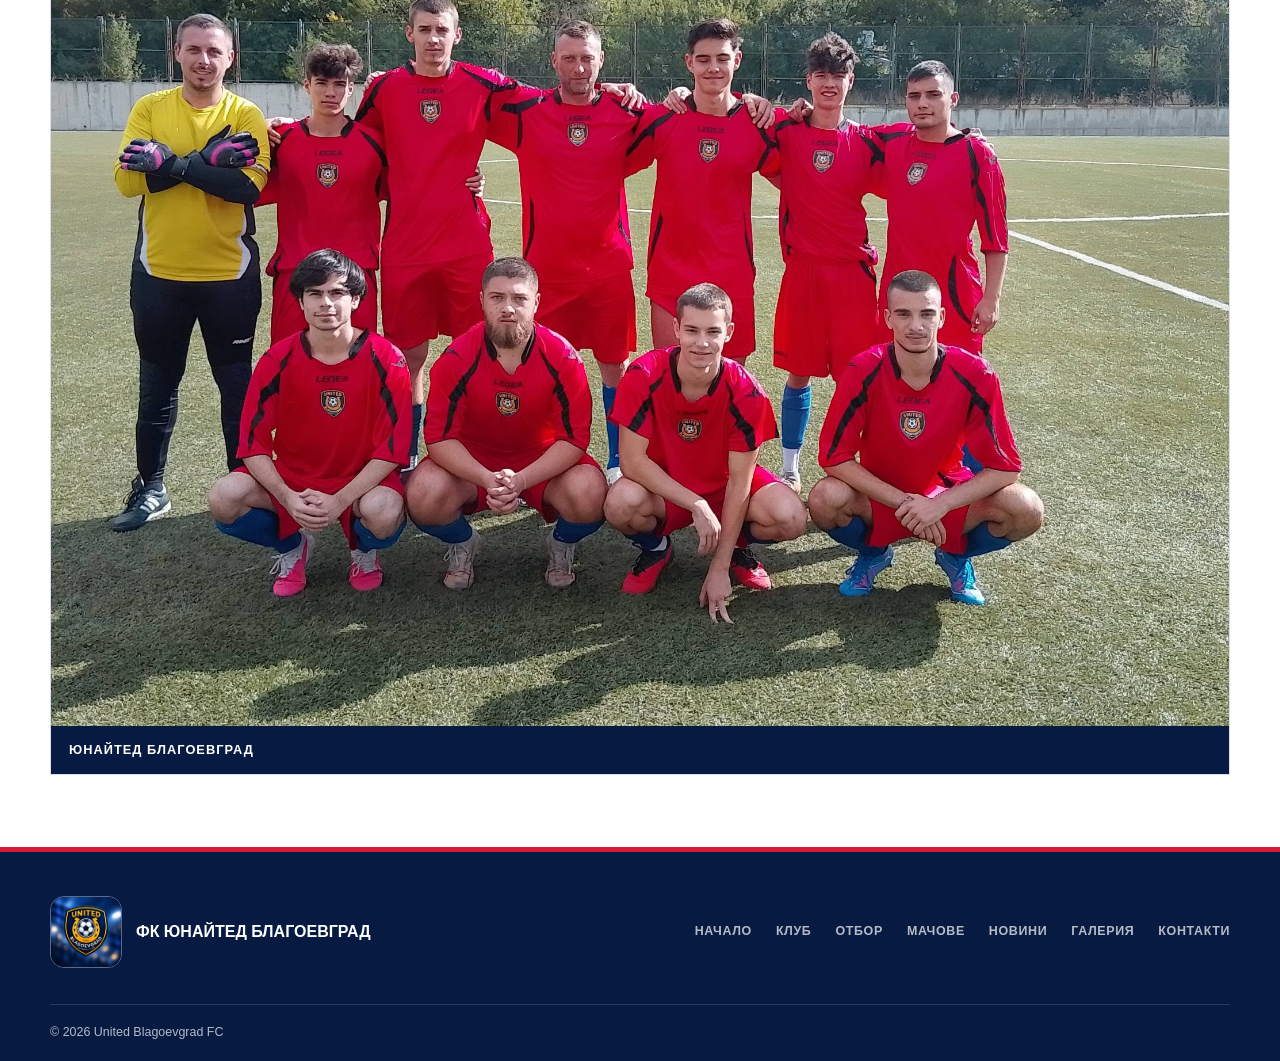
<file: team.html>
<!doctype html>
<html lang="bg">
  <head>
    <meta charset="UTF-8" />
    <meta name="viewport" content="width=device-width, initial-scale=1.0" />
    <title>Отбор | Юнайтед Благоевград</title>
    <meta name="description" content="Отборът на футболен клуб Юнайтед Благоевград." />
    <meta property="og:title" content="Отбор | Юнайтед Благоевград" />
    <meta property="og:description" content="Отборът на футболен клуб Юнайтед Благоевград." />
    <meta property="og:type" content="website" />
    <meta property="og:url" content="https://hr1sto.github.io/team.html" />
    <meta property="og:image" content="https://hr1sto.github.io/images/logo-new.png" />
    <link rel="icon" href="images/logo-new.png" />
    <link rel="stylesheet" href="style.css" />
    <script src="script.js" defer></script>
  </head>
  <body>
    <a class="skip-link" href="#main-content">Към основното съдържание</a>
    <header class="site-header"><div class="container header-inner"><a class="site-brand" href="index.html" aria-label="Юнайтед Благоевград — начало"><img src="images/logo-new.png" alt="Лого на Юнайтед Благоевград" /><span><strong>United Blagoevgrad</strong><small>Football Club</small></span></a><button class="menu-toggle" type="button" aria-expanded="false" aria-controls="site-navigation" aria-label="Отвори менюто" data-menu-toggle><span class="menu-toggle-box" aria-hidden="true"><span></span><span></span><span></span></span></button><nav class="site-nav" id="site-navigation" aria-label="Основна навигация" data-site-nav><a href="index.html">Начало</a><a href="about.html">Клуб</a><a href="team.html" aria-current="page">Отбор</a><a href="matches.html">Мачове</a><a href="news.html">Новини</a><a href="gallery.html">Галерия</a><a href="contact.html">Контакти</a></nav></div></header>

    <main id="main-content">
      <header class="page-hero"><div class="container"><p class="eyebrow">United Blagoevgrad</p><h1 class="page-title">Отборът</h1></div></header>
      <section class="section section--white">
        <div class="container team-showcase">
          <figure class="team-photo team-photo--wide">
            <img src="images/team-orange.png" alt="Отборът на Юнайтед Благоевград с оранжев екип" />
            <figcaption>Юнайтед Благоевград</figcaption>
          </figure>
          <figure class="team-photo">
            <img src="images/team-red.png" alt="Отборът на Юнайтед Благоевград с червен екип" loading="lazy" />
            <figcaption>Юнайтед Благоевград</figcaption>
          </figure>
        </div>
      </section>
    </main>

    <footer class="site-footer"><div class="container footer-main"><a class="footer-brand" href="index.html"><img src="images/logo-new.png" alt="" /><span>ФК Юнайтед Благоевград</span></a><nav class="footer-nav" aria-label="Навигация във футъра"><a href="index.html">Начало</a><a href="about.html">Клуб</a><a href="team.html">Отбор</a><a href="matches.html">Мачове</a><a href="news.html">Новини</a><a href="gallery.html">Галерия</a><a href="contact.html">Контакти</a></nav></div><div class="container footer-bottom">© 2026 United Blagoevgrad FC</div></footer>
  </body>
</html>
</file>
<file: style.css>
:root {
  --color-primary: #0b2a66;
  --color-primary-dark: #061a42;
  --color-secondary: #d71938;
  --color-secondary-dark: #ad102b;
  --color-background: #f5f7fa;
  --color-surface: #ffffff;
  --color-text: #101828;
  --color-muted: #667085;
  --color-border: #d9dee8;
  --color-overlay: rgb(6 26 66 / 78%);
  --container: 1180px;
  --header-height: 76px;
  --shadow: 0 12px 30px rgb(16 24 40 / 9%);
}

*,
*::before,
*::after {
  box-sizing: border-box;
}

html {
  scroll-behavior: smooth;
}

body {
  margin: 0;
  color: var(--color-text);
  background: var(--color-background);
  font-family: Arial, Helvetica, sans-serif;
  line-height: 1.6;
}

body.menu-open,
body.lightbox-open {
  overflow: hidden;
}

img {
  display: block;
  max-width: 100%;
  height: auto;
}

a {
  color: inherit;
  text-decoration: none;
}

button,
input,
textarea,
select {
  font: inherit;
}

button,
a {
  -webkit-tap-highlight-color: transparent;
}

:focus-visible {
  outline: 3px solid #ffbf47;
  outline-offset: 3px;
}

.skip-link {
  position: fixed;
  top: 10px;
  left: 10px;
  z-index: 200;
  padding: 10px 14px;
  color: var(--color-primary-dark);
  background: var(--color-surface);
  border: 2px solid var(--color-primary);
  transform: translateY(-160%);
}

.skip-link:focus {
  transform: translateY(0);
}

.container {
  width: min(calc(100% - 40px), var(--container));
  margin-inline: auto;
}

.section {
  padding: 72px 0;
}

.section--white {
  background: var(--color-surface);
}

.section--compact {
  padding: 48px 0;
}

.section-heading {
  margin-bottom: 30px;
  display: flex;
  align-items: end;
  justify-content: space-between;
  gap: 24px;
}

.section-heading h2,
.page-title,
.content-title {
  margin: 0;
  color: var(--color-primary-dark);
  font-weight: 900;
  letter-spacing: -0.04em;
  line-height: 1.04;
  text-transform: uppercase;
}

.section-heading h2 {
  font-size: clamp(1.8rem, 3.3vw, 2.8rem);
}

.eyebrow {
  margin: 0 0 10px;
  color: var(--color-secondary);
  font-size: 0.78rem;
  font-weight: 900;
  letter-spacing: 0.14em;
  text-transform: uppercase;
}

.muted {
  color: var(--color-muted);
}

.button {
  min-height: 46px;
  padding: 0 20px;
  display: inline-flex;
  align-items: center;
  justify-content: center;
  gap: 10px;
  color: #fff;
  background: var(--color-primary);
  border: 1px solid var(--color-primary);
  border-radius: 2px;
  font-size: 0.88rem;
  font-weight: 800;
  letter-spacing: 0.04em;
  text-transform: uppercase;
  transition: background-color 160ms ease, border-color 160ms ease, color 160ms ease;
}

.button:hover {
  background: var(--color-primary-dark);
  border-color: var(--color-primary-dark);
}

.button--secondary {
  background: var(--color-secondary);
  border-color: var(--color-secondary);
}

.button--secondary:hover {
  background: var(--color-secondary-dark);
  border-color: var(--color-secondary-dark);
}

.button--outline {
  color: var(--color-primary);
  background: transparent;
}

.button--outline:hover {
  color: #fff;
  background: var(--color-primary);
}

.text-link {
  color: var(--color-primary);
  font-size: 0.85rem;
  font-weight: 900;
  letter-spacing: 0.04em;
  text-transform: uppercase;
}

.text-link:hover {
  color: var(--color-secondary);
}

/* Shared header */
.site-header {
  min-height: var(--header-height);
  position: sticky;
  top: 0;
  z-index: 100;
  color: #fff;
  background: var(--color-primary-dark);
  border-bottom: 4px solid var(--color-secondary);
}

.header-inner {
  min-height: calc(var(--header-height) - 4px);
  display: flex;
  align-items: center;
  justify-content: space-between;
  gap: 28px;
}

.site-brand {
  min-width: 210px;
  display: inline-flex;
  align-items: center;
  gap: 11px;
}

.site-brand img {
  width: 56px;
  height: 56px;
  object-fit: contain;
  border: 1px solid rgb(255 255 255 / 35%);
  border-radius: 12px;
}

.site-brand span {
  display: grid;
  line-height: 1.05;
}

.site-brand strong {
  font-size: 0.97rem;
  letter-spacing: 0.08em;
  text-transform: uppercase;
}

.site-brand small {
  margin-top: 5px;
  color: rgb(255 255 255 / 66%);
  font-size: 0.7rem;
  letter-spacing: 0.12em;
  text-transform: uppercase;
}

.site-nav {
  display: flex;
  align-self: stretch;
  align-items: stretch;
  gap: 24px;
}

.site-nav a {
  display: flex;
  align-items: center;
  position: relative;
  color: rgb(255 255 255 / 76%);
  font-size: 0.78rem;
  font-weight: 800;
  letter-spacing: 0.06em;
  text-transform: uppercase;
}

.site-nav a::after {
  content: '';
  height: 3px;
  position: absolute;
  right: 0;
  bottom: 0;
  left: 0;
  background: var(--color-secondary);
  transform: scaleX(0);
  transform-origin: left;
  transition: transform 160ms ease;
}

.site-nav a:hover,
.site-nav a[aria-current='page'] {
  color: #fff;
}

.site-nav a:hover::after,
.site-nav a[aria-current='page']::after {
  transform: scaleX(1);
}

.menu-toggle {
  width: 46px;
  height: 42px;
  padding: 0;
  display: none;
  place-items: center;
  color: #fff;
  background: transparent;
  border: 1px solid rgb(255 255 255 / 40%);
  border-radius: 2px;
  cursor: pointer;
}

.menu-toggle-box {
  width: 22px;
  display: grid;
  gap: 5px;
}

.menu-toggle-box span {
  height: 2px;
  display: block;
  background: currentColor;
  transition: transform 160ms ease, opacity 160ms ease;
}

.menu-toggle[aria-expanded='true'] .menu-toggle-box span:first-child {
  transform: translateY(7px) rotate(45deg);
}

.menu-toggle[aria-expanded='true'] .menu-toggle-box span:nth-child(2) {
  opacity: 0;
}

.menu-toggle[aria-expanded='true'] .menu-toggle-box span:last-child {
  transform: translateY(-7px) rotate(-45deg);
}

/* Home */
.home-hero {
  min-height: 640px;
  position: relative;
  display: grid;
  align-items: end;
  color: #fff;
  background: var(--color-primary-dark);
  overflow: hidden;
}

.home-hero > img {
  width: 100%;
  height: 100%;
  position: absolute;
  inset: 0;
  object-fit: cover;
  object-position: center 35%;
}

.home-hero::after {
  content: '';
  position: absolute;
  inset: 0;
  background: linear-gradient(90deg, rgb(6 26 66 / 92%) 0, rgb(6 26 66 / 64%) 48%, rgb(6 26 66 / 10%) 100%),
    linear-gradient(0deg, rgb(6 26 66 / 55%), transparent 55%);
}

.home-hero-content {
  padding-block: 90px;
  position: relative;
  z-index: 1;
}

.club-name {
  max-width: 760px;
  margin: 0;
  font-size: clamp(3.3rem, 8.5vw, 7.4rem);
  font-weight: 950;
  letter-spacing: -0.075em;
  line-height: 0.86;
  text-transform: uppercase;
}

.club-name span {
  display: block;
  color: transparent;
  -webkit-text-stroke: 2px #fff;
}

.club-location {
  margin: 28px 0 0;
  padding-left: 15px;
  border-left: 5px solid var(--color-secondary);
  font-size: 1rem;
  font-weight: 800;
  letter-spacing: 0.14em;
  text-transform: uppercase;
}

.match-overview {
  display: grid;
  grid-template-columns: 1fr 1fr;
  gap: 24px;
}

.match-panel {
  background: var(--color-surface);
  border: 1px solid var(--color-border);
  border-top: 5px solid var(--color-primary);
}

.match-panel--result {
  border-top-color: var(--color-secondary);
}

.match-panel-header {
  padding: 17px 22px;
  display: flex;
  align-items: center;
  justify-content: space-between;
  gap: 16px;
  border-bottom: 1px solid var(--color-border);
}

.match-panel-header h2 {
  margin: 0;
  color: var(--color-primary-dark);
  font-size: 1rem;
  letter-spacing: 0.08em;
  text-transform: uppercase;
}

.match-label {
  color: var(--color-muted);
  font-size: 0.73rem;
  font-weight: 800;
  letter-spacing: 0.08em;
  text-transform: uppercase;
}

.match-teams {
  min-height: 220px;
  padding: 30px 22px 24px;
  display: grid;
  grid-template-columns: 1fr auto 1fr;
  align-items: center;
  gap: 18px;
}

.match-team {
  min-width: 0;
  display: grid;
  justify-items: center;
  gap: 12px;
  text-align: center;
}

.match-team img,
.crest-placeholder {
  width: 72px;
  height: 72px;
  object-fit: contain;
  border: 1px solid var(--color-border);
  border-radius: 14px;
}

.crest-placeholder {
  display: grid;
  place-items: center;
  color: var(--color-muted);
  background: var(--color-background);
  font-size: 0.7rem;
  font-weight: 900;
  text-transform: uppercase;
}

.match-team strong {
  font-size: 0.95rem;
  line-height: 1.25;
}

.match-versus,
.match-score {
  color: var(--color-secondary);
  font-weight: 950;
  text-align: center;
}

.match-versus {
  font-size: 0.78rem;
  letter-spacing: 0.12em;
  text-transform: uppercase;
}

.match-score {
  font-size: 1.8rem;
  white-space: nowrap;
}

.match-meta {
  padding: 15px 22px;
  display: flex;
  flex-wrap: wrap;
  justify-content: center;
  gap: 8px 20px;
  color: var(--color-muted);
  background: var(--color-background);
  border-top: 1px solid var(--color-border);
  font-size: 0.85rem;
}

.news-grid {
  display: grid;
  grid-template-columns: repeat(3, 1fr);
  gap: 24px;
}

.news-grid--featured {
  grid-template-columns: minmax(0, 680px);
}

.news-card {
  min-width: 0;
  background: var(--color-surface);
  border: 1px solid var(--color-border);
  transition: border-color 160ms ease, transform 160ms ease;
}

.news-card:hover {
  border-color: var(--color-primary);
  transform: translateY(-3px);
}

.news-card-image {
  height: 210px;
  overflow: hidden;
  background: #e8ebf1;
}

.news-card-image img {
  width: 100%;
  height: 100%;
  object-fit: cover;
}

.news-card-body {
  padding: 22px;
}

.news-card time {
  color: var(--color-secondary);
  font-size: 0.76rem;
  font-weight: 800;
  letter-spacing: 0.08em;
  text-transform: uppercase;
}

.news-card h2,
.news-card h3 {
  margin: 9px 0 16px;
  color: var(--color-primary-dark);
  font-size: 1.22rem;
  line-height: 1.3;
}

.news-card p {
  margin: 0 0 18px;
  color: var(--color-muted);
}

.team-promo {
  display: grid;
  grid-template-columns: 1.1fr 0.9fr;
  color: #fff;
  background: var(--color-primary-dark);
}

.team-promo-image {
  min-height: 430px;
}

.team-promo-image img {
  width: 100%;
  height: 100%;
  object-fit: cover;
}

.team-promo-copy {
  padding: clamp(44px, 7vw, 88px);
  display: flex;
  flex-direction: column;
  align-items: flex-start;
  justify-content: center;
}

.team-promo-copy h2 {
  margin: 0 0 22px;
  font-size: clamp(2.2rem, 5vw, 4.2rem);
  line-height: 0.95;
  text-transform: uppercase;
}

/* Interior pages */
.page-hero {
  padding: 70px 0;
  color: #fff;
  background: var(--color-primary);
  border-bottom: 8px solid var(--color-secondary);
}

.page-hero .eyebrow {
  color: rgb(255 255 255 / 70%);
}

.page-title {
  color: #fff;
  font-size: clamp(2.6rem, 6vw, 5.3rem);
}

.page-intro {
  max-width: 690px;
  margin: 18px 0 0;
  color: rgb(255 255 255 / 78%);
  font-size: 1.05rem;
}

.club-intro {
  display: grid;
  grid-template-columns: 0.75fr 1.25fr;
  gap: clamp(40px, 8vw, 110px);
}

.content-title {
  font-size: clamp(2rem, 4vw, 3.4rem);
}

.editable-copy {
  padding: 26px;
  color: var(--color-muted);
  background: var(--color-surface);
  border: 1px solid var(--color-border);
  border-left: 5px solid var(--color-secondary);
}

.president-section {
  display: grid;
  grid-template-columns: minmax(280px, 0.8fr) minmax(0, 1.2fr);
  gap: clamp(42px, 8vw, 100px);
  align-items: center;
}

.portrait-placeholder {
  min-height: 560px;
  padding: 32px;
  display: grid;
  place-items: center;
  color: var(--color-muted);
  background: #e9edf4;
  border: 1px solid var(--color-border);
  text-align: center;
}

.president-photo {
  width: 100%;
  min-height: 560px;
  object-fit: cover;
  border: 1px solid var(--color-border);
}

.portrait-placeholder::before {
  content: '';
  width: 110px;
  height: 110px;
  display: block;
  margin: 0 auto 18px;
  border: 3px solid #aab3c4;
  border-radius: 50%;
  box-shadow: 0 118px 0 45px #aab3c4;
}

.portrait-placeholder strong {
  display: block;
  margin-top: 115px;
  color: var(--color-primary-dark);
}

.role {
  margin: 12px 0 26px;
  color: var(--color-secondary);
  font-size: 0.85rem;
  font-weight: 900;
  letter-spacing: 0.1em;
  text-transform: uppercase;
}

.fact-list {
  margin: 28px 0;
  padding: 0;
  list-style: none;
  border-top: 1px solid var(--color-border);
}

.fact-list li {
  padding: 15px 0 15px 24px;
  position: relative;
  border-bottom: 1px solid var(--color-border);
}

.fact-list li::before {
  content: '';
  width: 8px;
  height: 8px;
  position: absolute;
  top: 24px;
  left: 2px;
  background: var(--color-secondary);
}

.source-note {
  color: var(--color-muted);
  font-size: 0.85rem;
}

.source-note a {
  color: var(--color-primary);
  text-decoration: underline;
  text-underline-offset: 3px;
}

/* Team */
.team-showcase {
  display: grid;
  gap: 30px;
}

.team-photo {
  margin: 0;
  background: var(--color-primary-dark);
  border: 1px solid var(--color-border);
}

.team-photo img {
  width: 100%;
  height: auto;
}

.team-photo figcaption {
  padding: 14px 18px;
  color: #fff;
  font-size: 0.8rem;
  font-weight: 800;
  letter-spacing: 0.08em;
  text-transform: uppercase;
}

/* Fixtures */
.fixture-section + .fixture-section {
  margin-top: 70px;
}

.fixture-heading {
  margin-bottom: 22px;
}

.fixture-heading h2 {
  margin-bottom: 0;
}

.data-date {
  color: var(--color-muted);
  font-size: 0.82rem;
  font-weight: 750;
}

.source-banner {
  margin-bottom: 42px;
  padding: 24px;
  display: flex;
  align-items: center;
  justify-content: space-between;
  gap: 24px;
  background: var(--color-surface);
  border: 1px solid var(--color-border);
  border-left: 5px solid var(--color-secondary);
}

.source-banner .eyebrow {
  margin-bottom: 4px;
}

.source-banner strong {
  color: var(--color-primary-dark);
  font-size: 1.1rem;
}

.fixture-section h2 {
  margin: 0 0 22px;
  color: var(--color-primary-dark);
  font-size: 1.55rem;
  text-transform: uppercase;
}

.fixture-list {
  display: grid;
  gap: 12px;
}

.fixture-row {
  min-width: 0;
  min-height: 110px;
  padding: 18px 22px;
  display: grid;
  grid-template-columns: 145px 1fr 180px;
  align-items: center;
  gap: 24px;
  background: var(--color-surface);
  border: 1px solid var(--color-border);
  border-left: 5px solid var(--color-primary);
}

.fixture-row--past {
  border-left-color: var(--color-secondary);
}

.fixture-row--next {
  border-left-width: 8px;
  box-shadow: 0 18px 45px rgb(11 45 105 / 11%);
}

.fixture-date strong,
.fixture-date span,
.fixture-location strong,
.fixture-location span {
  display: block;
}

.fixture-date strong,
.fixture-location strong {
  color: var(--color-primary-dark);
}

.fixture-date span,
.fixture-location span {
  color: var(--color-muted);
  font-size: 0.82rem;
}

.fixture-teams {
  min-width: 0;
  display: grid;
  grid-template-columns: minmax(0, 1fr) auto minmax(0, 1fr);
  align-items: center;
  gap: 18px;
}

.fixture-club {
  min-width: 0;
  display: flex;
  align-items: center;
  gap: 12px;
  font-weight: 800;
}

.fixture-club > span:not(.crest-placeholder) {
  overflow-wrap: anywhere;
}

.fixture-club--away {
  justify-content: flex-end;
  text-align: right;
}

.fixture-club img,
.fixture-club .crest-placeholder {
  width: 48px;
  height: 48px;
  flex: 0 0 48px;
}

.fixture-club img {
  object-fit: contain;
  border: 1px solid var(--color-border);
  border-radius: 10px;
}

.fixture-center {
  color: var(--color-secondary);
  font-size: 0.8rem;
  font-weight: 950;
  text-align: center;
  text-transform: uppercase;
}

.fixture-row--past .fixture-center {
  min-width: 74px;
  padding: 7px 10px;
  color: #fff;
  background: var(--color-primary-dark);
  font-size: 1.15rem;
}

.fixture-location {
  text-align: right;
}

/* News page */
.news-page-grid {
  display: grid;
  grid-template-columns: repeat(auto-fit, minmax(min(100%, 320px), 1fr));
  gap: 24px;
}

.news-placeholder-note {
  margin-top: 28px;
  padding: 20px;
  color: var(--color-muted);
  background: var(--color-surface);
  border: 1px dashed #aeb7c6;
}

/* Gallery */
.gallery-grid {
  columns: 3 300px;
  column-gap: 18px;
}

.gallery-card {
  width: 100%;
  margin: 0 0 18px;
  padding: 0;
  display: block;
  break-inside: avoid;
  position: relative;
  overflow: hidden;
  background: var(--color-primary-dark);
  border: 0;
  cursor: zoom-in;
}

.gallery-card img {
  width: 100%;
  height: auto;
  transition: transform 180ms ease, opacity 180ms ease;
}

.gallery-card::after {
  content: 'Отвори';
  padding: 8px 11px;
  position: absolute;
  right: 12px;
  bottom: 12px;
  color: #fff;
  background: var(--color-primary-dark);
  font-size: 0.7rem;
  font-weight: 800;
  letter-spacing: 0.08em;
  text-transform: uppercase;
  opacity: 0;
  transition: opacity 180ms ease;
}

.gallery-card:hover img,
.gallery-card:focus-visible img {
  opacity: 0.82;
  transform: scale(1.015);
}

.gallery-card:hover::after,
.gallery-card:focus-visible::after {
  opacity: 1;
}

.lightbox[hidden] {
  display: none;
}

.lightbox {
  position: fixed;
  inset: 0;
  z-index: 300;
  display: grid;
  place-items: center;
  color: #fff;
  background: rgb(0 0 0 / 92%);
}

.lightbox-figure {
  width: min(90vw, 1100px);
  height: min(82vh, 820px);
  margin: 0;
  display: grid;
  grid-template-rows: 1fr auto;
  gap: 12px;
  place-items: center;
}

.lightbox-figure img {
  max-width: 100%;
  max-height: calc(82vh - 42px);
  object-fit: contain;
}

.lightbox-figure figcaption {
  color: rgb(255 255 255 / 78%);
  font-size: 0.9rem;
}

.lightbox-control {
  width: 50px;
  height: 50px;
  padding: 0;
  position: fixed;
  display: grid;
  place-items: center;
  color: #fff;
  background: rgb(11 42 102 / 86%);
  border: 1px solid rgb(255 255 255 / 38%);
  border-radius: 2px;
  font-size: 1.6rem;
  cursor: pointer;
}

.lightbox-control:hover {
  background: var(--color-secondary);
}

.lightbox-close {
  top: 20px;
  right: 20px;
}

.lightbox-prev,
.lightbox-next {
  top: 50%;
  transform: translateY(-50%);
}

.lightbox-prev {
  left: 20px;
}

.lightbox-next {
  right: 20px;
}

/* Contact */
.contact-layout {
  display: grid;
  grid-template-columns: 0.85fr 1.15fr;
  gap: clamp(44px, 9vw, 120px);
}

.contact-card {
  padding: 34px;
  color: #fff;
  background: var(--color-primary-dark);
  border-top: 6px solid var(--color-secondary);
}

.contact-card img {
  width: 112px;
  height: 112px;
  margin-bottom: 24px;
  object-fit: contain;
  border: 1px solid rgb(255 255 255 / 45%);
  border-radius: 16px;
}

.contact-card h2 {
  margin: 0 0 8px;
  font-size: 1.45rem;
}

.contact-card p {
  margin: 0;
  color: rgb(255 255 255 / 72%);
}

.contact-list {
  margin: 0;
  display: grid;
}

.contact-row {
  padding: 22px 0;
  display: grid;
  grid-template-columns: 150px 1fr;
  gap: 24px;
  border-bottom: 1px solid var(--color-border);
}

.contact-row:first-child {
  border-top: 1px solid var(--color-border);
}

.contact-row dt {
  color: var(--color-primary-dark);
  font-weight: 900;
  text-transform: uppercase;
}

.contact-row dd {
  margin: 0;
  color: var(--color-muted);
}

.contact-row dd a {
  color: var(--color-primary);
  font-weight: 800;
  overflow-wrap: anywhere;
  text-decoration: underline;
  text-decoration-color: rgb(11 42 102 / 30%);
  text-underline-offset: 4px;
}

.contact-row dd a:hover {
  color: var(--color-secondary);
  text-decoration-color: currentColor;
}

/* Shared footer */
.site-footer {
  color: rgb(255 255 255 / 70%);
  background: var(--color-primary-dark);
  border-top: 5px solid var(--color-secondary);
}

.footer-main {
  padding: 44px 0 36px;
  display: grid;
  grid-template-columns: 1fr 2fr;
  gap: 50px;
}

.footer-brand {
  display: flex;
  align-items: center;
  gap: 14px;
  color: #fff;
  font-weight: 900;
  text-transform: uppercase;
}

.footer-brand img {
  width: 72px;
  height: 72px;
  object-fit: contain;
  border: 1px solid rgb(255 255 255 / 35%);
  border-radius: 14px;
}

.footer-nav {
  display: flex;
  flex-wrap: wrap;
  align-items: center;
  justify-content: flex-end;
  gap: 16px 24px;
}

.footer-nav a {
  font-size: 0.78rem;
  font-weight: 800;
  letter-spacing: 0.05em;
  text-transform: uppercase;
}

.footer-nav a:hover {
  color: #fff;
}

.footer-bottom {
  padding: 18px 0;
  border-top: 1px solid rgb(255 255 255 / 14%);
  font-size: 0.78rem;
}

@media (max-width: 1050px) {
  .site-nav {
    gap: 15px;
  }

  .site-nav a {
    font-size: 0.72rem;
  }

  .fixture-row {
    grid-template-columns: 120px 1fr;
  }

  .fixture-location {
    grid-column: 1 / -1;
    padding-top: 12px;
    display: flex;
    justify-content: space-between;
    gap: 18px;
    border-top: 1px solid var(--color-border);
    text-align: left;
  }
}

@media (max-width: 860px) {
  :root {
    --header-height: 72px;
  }

  .menu-toggle {
    display: grid;
  }

  .site-nav {
    max-height: 0;
    overflow: hidden;
    position: fixed;
    top: var(--header-height);
    right: 0;
    left: 0;
    display: grid;
    align-content: start;
    gap: 0;
    background: var(--color-primary-dark);
    border-bottom: 4px solid var(--color-secondary);
    opacity: 0;
    visibility: hidden;
    transition: max-height 220ms ease, opacity 160ms ease, visibility 160ms ease;
  }

  .site-nav.is-open {
    max-height: calc(100vh - var(--header-height));
    overflow-y: auto;
    opacity: 1;
    visibility: visible;
  }

  .site-nav a {
    min-height: 54px;
    padding: 0 max(20px, calc((100% - var(--container)) / 2));
    border-bottom: 1px solid rgb(255 255 255 / 11%);
    font-size: 0.84rem;
  }

  .site-nav a::after {
    width: 4px;
    height: auto;
    top: 12px;
    right: auto;
    bottom: 12px;
  }

  .home-hero {
    min-height: 570px;
  }

  .home-hero::after {
    background: linear-gradient(90deg, rgb(6 26 66 / 91%), rgb(6 26 66 / 48%)),
      linear-gradient(0deg, rgb(6 26 66 / 62%), transparent 58%);
  }

  .match-overview,
  .team-promo,
  .club-intro,
  .president-section,
  .contact-layout {
    grid-template-columns: 1fr;
  }

  .news-grid,
  .news-page-grid {
    grid-template-columns: repeat(2, 1fr);
  }

  .team-promo-image {
    min-height: 360px;
  }

  .president-section {
    align-items: stretch;
  }

  .portrait-placeholder {
    min-height: 500px;
  }

  .footer-main {
    grid-template-columns: 1fr;
  }

  .footer-nav {
    justify-content: flex-start;
  }
}

@media (max-width: 620px) {
  .container {
    width: min(calc(100% - 28px), var(--container));
  }

  .section {
    padding: 54px 0;
  }

  .section-heading {
    align-items: flex-start;
    flex-direction: column;
  }

  .site-brand {
    min-width: 0;
    max-width: calc(100% - 58px);
  }

  .site-brand img {
    width: 46px;
    height: 46px;
  }

  .site-brand strong {
    font-size: 0.84rem;
    letter-spacing: 0.055em;
  }

  .site-brand small {
    font-size: 0.62rem;
  }

  .home-hero {
    min-height: 510px;
  }

  .home-hero > img {
    object-position: 52% center;
  }

  .home-hero-content {
    padding-block: 64px;
  }

  .club-name {
    width: 100%;
    max-width: 100%;
    font-size: clamp(2.35rem, 12.5vw, 4.5rem);
    letter-spacing: -0.055em;
    line-height: 0.92;
  }

  .club-name span {
    -webkit-text-stroke-width: 1px;
  }

  .match-teams {
    gap: 10px;
  }

  .match-team img,
  .crest-placeholder {
    width: 58px;
    height: 58px;
  }

  .news-grid,
  .news-page-grid {
    grid-template-columns: 1fr;
  }

  .source-banner {
    align-items: flex-start;
    flex-direction: column;
  }

  .team-promo-image {
    min-height: 300px;
  }

  .team-promo-image img {
    object-position: center 42%;
  }

  .team-promo-copy {
    padding: 40px 24px;
  }

  .page-hero {
    padding: 52px 0;
  }

  .portrait-placeholder {
    min-height: 440px;
  }

  .president-photo {
    min-height: 0;
    aspect-ratio: 3 / 4;
    object-position: center top;
  }

  .fixture-row {
    width: 100%;
    padding: 18px;
    grid-template-columns: 1fr;
    gap: 18px;
  }

  .fixture-date {
    padding-bottom: 12px;
    border-bottom: 1px solid var(--color-border);
  }

  .fixture-club {
    align-items: center;
    flex-direction: column;
    gap: 8px;
    text-align: center;
  }

  .fixture-club--away {
    justify-content: center;
    text-align: center;
  }

  .fixture-location {
    grid-column: auto;
    text-align: left;
  }

  .gallery-grid {
    columns: 2 145px;
    column-gap: 10px;
  }

  .gallery-card {
    margin-bottom: 10px;
  }

  .lightbox-control {
    width: 44px;
    height: 44px;
  }

  .lightbox-prev {
    left: 8px;
  }

  .lightbox-next {
    right: 8px;
  }

  .lightbox-close {
    top: 10px;
    right: 10px;
  }

  .contact-row {
    grid-template-columns: 1fr;
    gap: 6px;
  }

  .footer-main {
    padding-top: 36px;
  }

  .footer-nav {
    display: grid;
    grid-template-columns: 1fr 1fr;
  }
}

@media (max-width: 420px) {
  :root {
    --header-height: 68px;
  }

  .container {
    width: min(calc(100% - 24px), var(--container));
  }

  .header-inner {
    gap: 10px;
  }

  .site-brand {
    gap: 8px;
  }

  .site-brand img {
    width: 42px;
    height: 42px;
    border-radius: 9px;
  }

  .site-brand strong {
    font-size: 0.72rem;
    letter-spacing: 0.04em;
  }

  .site-brand small {
    margin-top: 3px;
    font-size: 0.54rem;
    letter-spacing: 0.08em;
  }

  .menu-toggle {
    width: 42px;
    height: 40px;
    flex: 0 0 42px;
  }

  .home-hero {
    min-height: 460px;
  }

  .home-hero-content {
    padding-block: 52px;
  }

  .club-name {
    font-size: clamp(2.1rem, 11.5vw, 3rem);
  }

  .club-location {
    margin-top: 20px;
    font-size: 0.78rem;
  }

  .button {
    width: 100%;
    padding-inline: 14px;
    text-align: center;
  }

  .match-teams,
  .fixture-teams {
    grid-template-columns: 1fr;
  }

  .match-teams {
    min-height: 0;
    padding: 24px 18px;
  }

  .match-team strong {
    max-width: 230px;
  }

  .fixture-club--away {
    flex-direction: column-reverse;
  }

  .fixture-row--past .fixture-center {
    justify-self: center;
  }

  .news-card-image {
    height: 190px;
  }

  .team-promo-image {
    min-height: 250px;
  }

  .gallery-grid {
    columns: 1;
  }

  .contact-card,
  .editable-copy {
    padding: 24px;
  }

  .footer-nav {
    grid-template-columns: 1fr;
  }
}

@media (prefers-reduced-motion: reduce) {
  *,
  *::before,
  *::after {
    scroll-behavior: auto !important;
    transition-duration: 0.01ms !important;
  }
}
</file>
